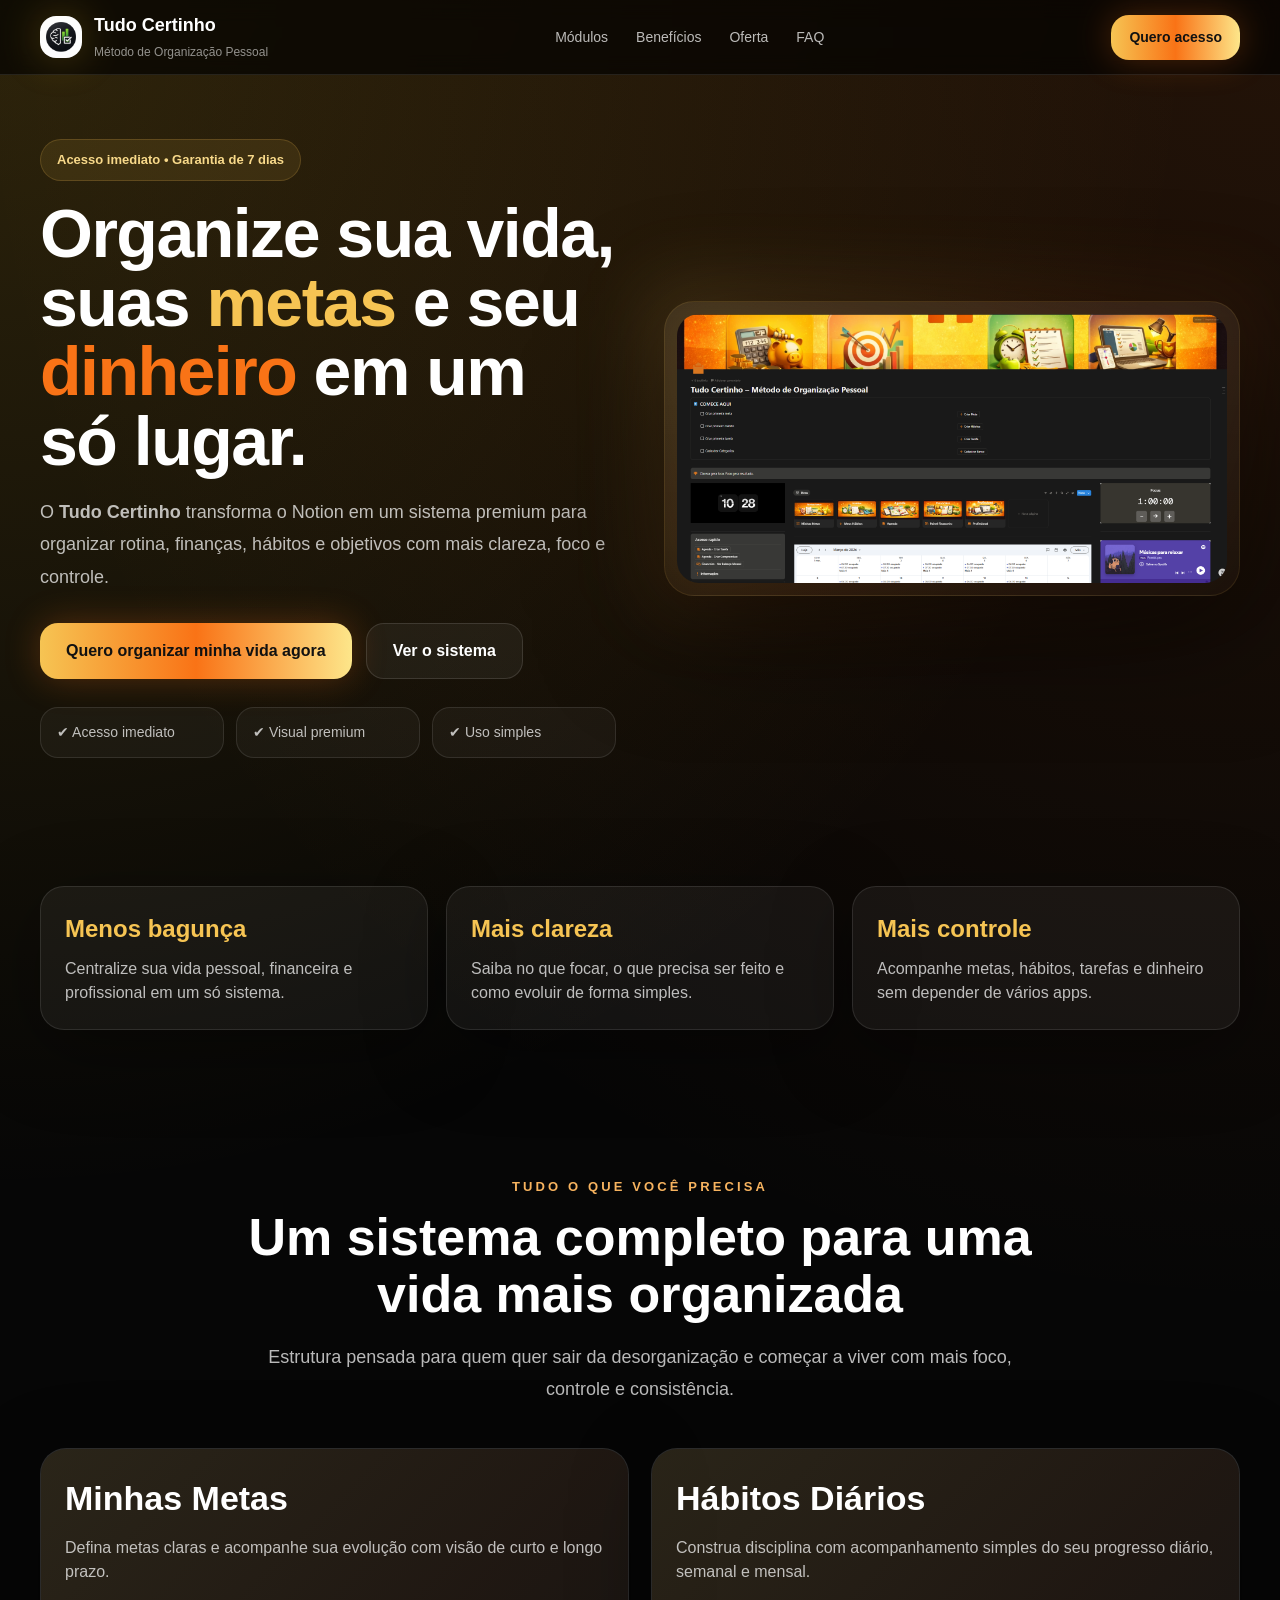
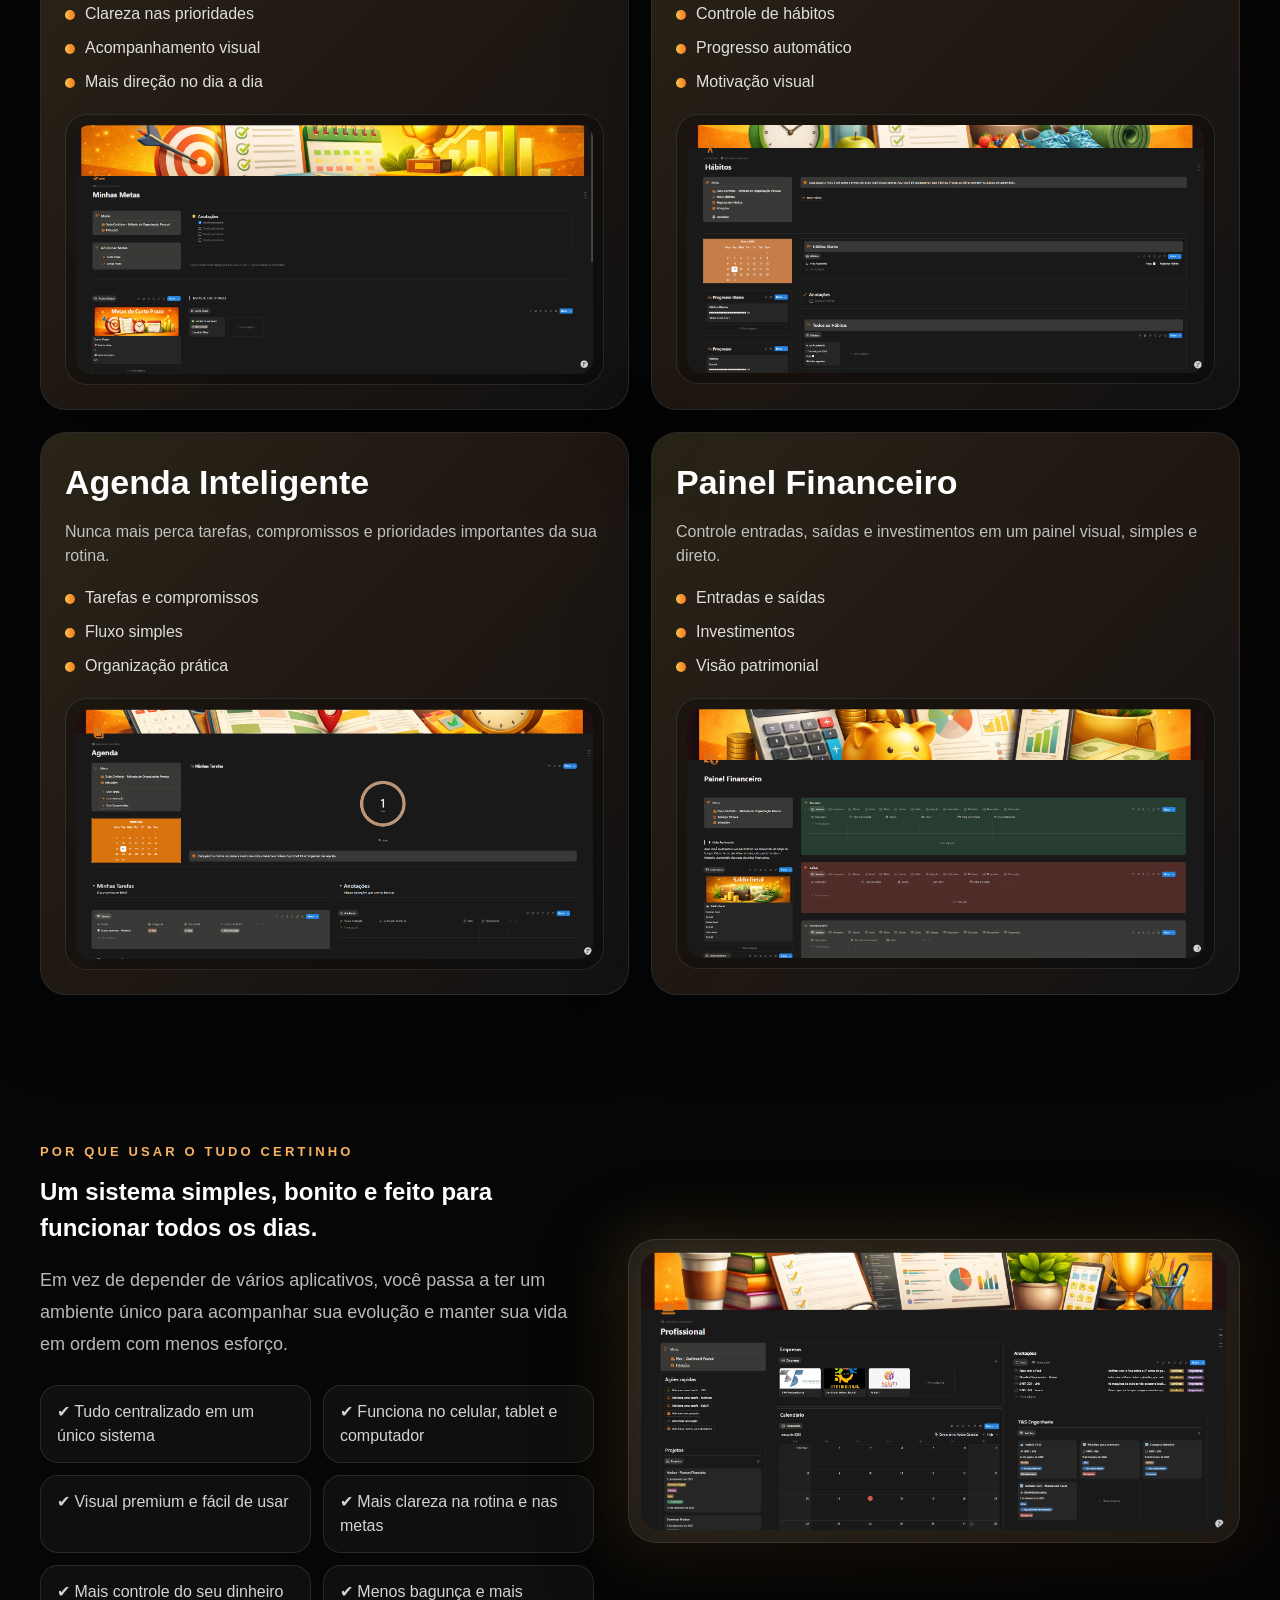
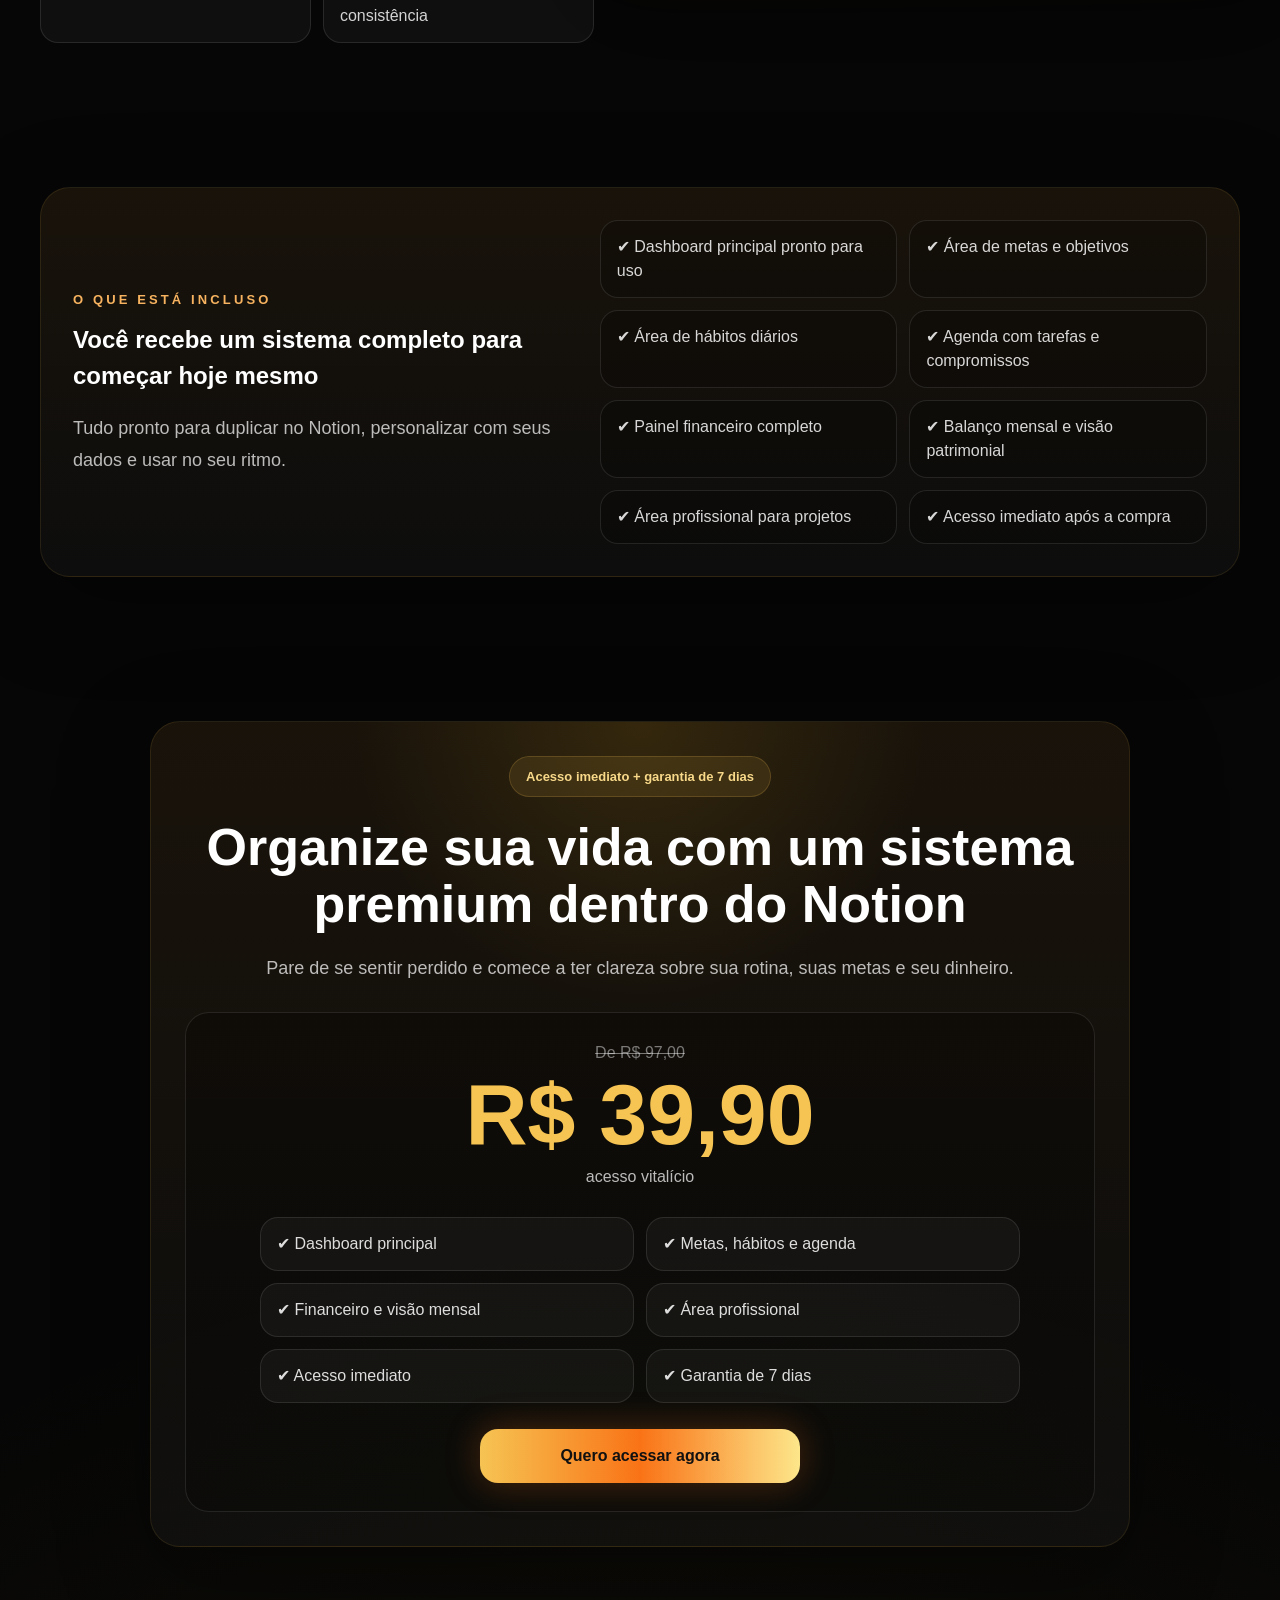
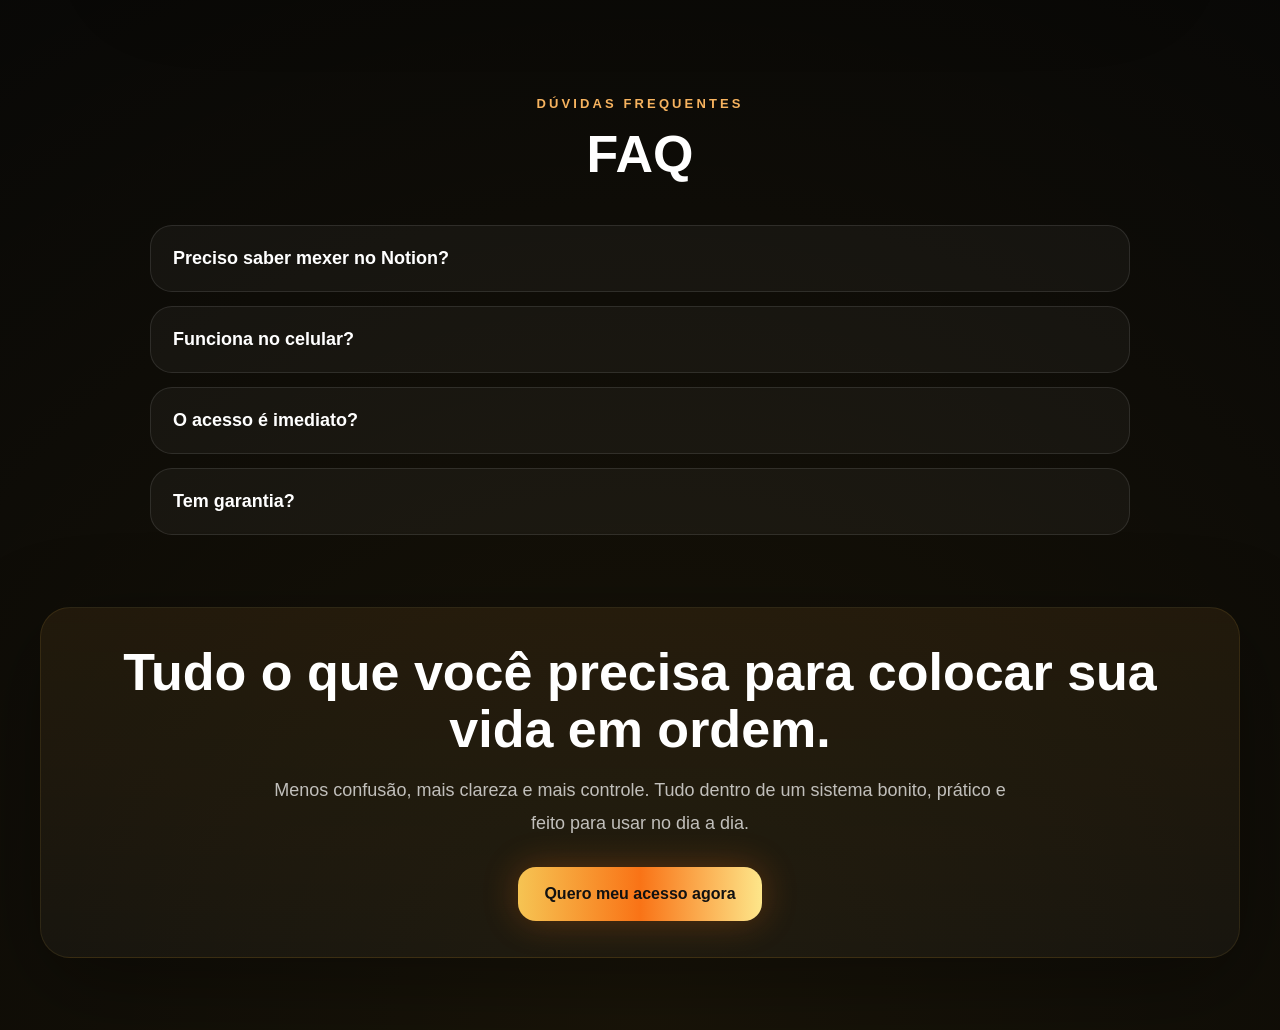
<file: index.html>
<!DOCTYPE html>
<html lang="pt-BR">
<head>
  <meta charset="UTF-8" />
  <meta name="viewport" content="width=device-width, initial-scale=1.0" />
  <title>Tudo Certinho | Método de Organização Pessoal</title>
  <meta
    name="description"
    content="Organize sua vida, metas e finanças em um só sistema dentro do Notion com o Tudo Certinho."
  />
  <style>
    :root {
      --bg: #060606;
      --bg-soft: rgba(255, 255, 255, 0.04);
      --bg-card: rgba(255, 255, 255, 0.05);
      --border: rgba(255, 255, 255, 0.10);
      --text: #ffffff;
      --muted: rgba(255, 255, 255, 0.72);
      --muted-2: rgba(255, 255, 255, 0.55);
      --gold: #f6c453;
      --orange: #f97316;
      --yellow: #fde68a;
      --shadow: 0 20px 80px rgba(0,0,0,0.35);
      --radius: 24px;
      --radius-sm: 18px;
      --max: 1200px;
    }

    * {
      box-sizing: border-box;
      margin: 0;
      padding: 0;
    }

    html {
      scroll-behavior: smooth;
    }

    body {
      font-family: Arial, Helvetica, sans-serif;
      background:
        radial-gradient(circle at top left, rgba(251,191,36,0.16), transparent 20%),
        radial-gradient(circle at top right, rgba(249,115,22,0.12), transparent 22%),
        radial-gradient(circle at bottom, rgba(251,191,36,0.08), transparent 24%),
        var(--bg);
      color: var(--text);
      line-height: 1.5;
    }

    img {
      max-width: 100%;
      display: block;
    }

    a {
      text-decoration: none;
      color: inherit;
    }

    .container {
      width: min(100% - 32px, var(--max));
      margin: 0 auto;
    }

    .section {
      padding: 72px 0;
    }

    .badge {
      display: inline-flex;
      align-items: center;
      gap: 8px;
      border: 1px solid rgba(246, 196, 83, 0.18);
      background: rgba(246, 196, 83, 0.10);
      color: #f8d98a;
      padding: 10px 16px;
      border-radius: 999px;
      font-size: 13px;
      font-weight: 600;
    }

    .btn {
      display: inline-flex;
      align-items: center;
      justify-content: center;
      padding: 15px 26px;
      border-radius: 18px;
      font-weight: 700;
      transition: 0.2s ease;
      cursor: pointer;
      border: none;
    }

    .btn:hover {
      transform: translateY(-1px);
    }

    .btn-primary {
      background: linear-gradient(90deg, var(--gold), var(--orange), var(--yellow));
      color: #111;
      box-shadow: 0 0 35px rgba(249,115,22,0.28);
    }

    .btn-secondary {
      background: rgba(255,255,255,0.05);
      border: 1px solid rgba(255,255,255,0.12);
      color: #fff;
    }

    .topbar {
      position: sticky;
      top: 0;
      z-index: 50;
      backdrop-filter: blur(10px);
      background: rgba(0,0,0,0.65);
      border-bottom: 1px solid var(--border);
    }

    .topbar-inner {
      min-height: 74px;
      display: flex;
      align-items: center;
      justify-content: space-between;
      gap: 20px;
    }

    .brand {
      display: flex;
      align-items: center;
      gap: 12px;
    }

    .brand-icon {
      width: 42px;
      height: 42px;
      border-radius: 16px;
      background: linear-gradient(135deg, var(--gold), var(--orange), var(--yellow));
      box-shadow: 0 0 40px rgba(251,191,36,0.25);
      flex-shrink: 0;
    }

    .brand-text strong {
      display: block;
      font-size: 18px;
    }

    .brand-text span {
      color: var(--muted-2);
      font-size: 12px;
    }

    .nav {
      display: flex;
      align-items: center;
      gap: 28px;
      color: var(--muted);
      font-size: 14px;
    }

    .nav a:hover {
      color: #fff;
    }

    .hero {
      padding: 64px 0 56px;
      position: relative;
      overflow: hidden;
    }

    .hero-grid {
      display: grid;
      grid-template-columns: 1fr 1fr;
      gap: 48px;
      align-items: center;
    }

    .hero h1 {
      font-size: clamp(38px, 7vw, 68px);
      line-height: 1.02;
      font-weight: 900;
      letter-spacing: -1.5px;
      margin-top: 18px;
    }

    .hero .highlight-1 { color: var(--gold); }
    .hero .highlight-2 { color: var(--orange); }

    .hero p {
      margin-top: 20px;
      max-width: 650px;
      color: var(--muted);
      font-size: 18px;
      line-height: 1.8;
    }

    .hero-actions {
      display: flex;
      gap: 14px;
      margin-top: 30px;
      flex-wrap: wrap;
    }

    .hero-proof {
      margin-top: 28px;
      display: grid;
      grid-template-columns: repeat(3, 1fr);
      gap: 12px;
    }

    .proof-item {
      background: var(--bg-soft);
      border: 1px solid var(--border);
      border-radius: 18px;
      padding: 14px 16px;
      color: var(--muted);
      font-size: 14px;
    }

    .hero-image-wrap {
      position: relative;
    }

    .hero-image-glow {
      position: absolute;
      inset: -18px;
      border-radius: 34px;
      background: linear-gradient(135deg, rgba(246,196,83,0.18), rgba(249,115,22,0.10), transparent);
      filter: blur(34px);
    }

    .hero-image {
      position: relative;
      border: 1px solid rgba(246, 196, 83, 0.10);
      background: linear-gradient(180deg, rgba(255,255,255,0.06), rgba(255,255,255,0.02));
      border-radius: 30px;
      padding: 12px;
      box-shadow: 0 30px 120px rgba(0,0,0,0.55);
    }

    .hero-image img {
      border-radius: 22px;
      width: 100%;
      object-fit: cover;
    }

    .mini-grid {
      display: grid;
      grid-template-columns: repeat(3, 1fr);
      gap: 18px;
    }

    .mini-card {
      background: var(--bg-card);
      border: 1px solid var(--border);
      border-radius: var(--radius);
      padding: 24px;
      box-shadow: var(--shadow);
    }

    .mini-card h3 {
      color: var(--gold);
      margin-bottom: 10px;
      font-size: 24px;
    }

    .mini-card p {
      color: var(--muted);
    }

    .section-head {
      text-align: center;
      margin-bottom: 42px;
    }

    .eyebrow {
      color: #f7b35f;
      letter-spacing: 0.24em;
      text-transform: uppercase;
      font-size: 13px;
      font-weight: 700;
      display: inline-block;
      margin-bottom: 12px;
    }

    .section-head h2 {
      font-size: clamp(30px, 5vw, 52px);
      line-height: 1.1;
      font-weight: 900;
      max-width: 900px;
      margin: 0 auto;
    }

    .section-head p {
      max-width: 760px;
      margin: 18px auto 0;
      color: var(--muted);
      font-size: 18px;
      line-height: 1.8;
    }

    .modules-grid {
      display: grid;
      grid-template-columns: repeat(2, 1fr);
      gap: 22px;
    }

    .module-card {
      position: relative;
      overflow: hidden;
      background: var(--bg-card);
      border: 1px solid var(--border);
      border-radius: 26px;
      padding: 24px;
      box-shadow: var(--shadow);
    }

    .module-card::before {
      content: "";
      position: absolute;
      inset: 0;
      opacity: 0.75;
      pointer-events: none;
      background: linear-gradient(135deg, rgba(246,196,83,0.14), rgba(249,115,22,0.08), transparent);
    }

    .module-card > * {
      position: relative;
      z-index: 1;
    }

    .module-card h3 {
      font-size: 34px;
      margin-bottom: 12px;
    }

    .module-card p {
      color: var(--muted);
      margin-bottom: 18px;
    }

    .check-list {
      display: grid;
      gap: 10px;
      margin-bottom: 20px;
    }

    .check-item {
      display: flex;
      align-items: flex-start;
      gap: 10px;
      color: rgba(255,255,255,0.86);
    }

    .check-dot {
      width: 10px;
      height: 10px;
      margin-top: 8px;
      border-radius: 999px;
      background: linear-gradient(90deg, var(--gold), var(--orange));
      flex-shrink: 0;
    }

    .module-shot {
      border: 1px solid var(--border);
      background: rgba(0,0,0,0.25);
      border-radius: 22px;
      padding: 10px;
    }

    .module-shot img {
      border-radius: 14px;
      width: 100%;
    }

    .benefits-grid {
      display: grid;
      grid-template-columns: 0.95fr 1.05fr;
      gap: 34px;
      align-items: center;
    }

    .benefit-boxes {
      display: grid;
      grid-template-columns: repeat(2, 1fr);
      gap: 12px;
      margin-top: 24px;
    }

    .benefit-pill {
      background: var(--bg-soft);
      border: 1px solid var(--border);
      padding: 14px 16px;
      border-radius: 18px;
      color: rgba(255,255,255,0.82);
    }

    .image-card {
      position: relative;
    }

    .image-card::before {
      content: "";
      position: absolute;
      inset: -12px;
      border-radius: 34px;
      background: linear-gradient(135deg, rgba(246,196,83,0.15), rgba(249,115,22,0.08));
      filter: blur(30px);
      z-index: 0;
    }

    .image-card .inner {
      position: relative;
      z-index: 1;
      background: var(--bg-card);
      border: 1px solid var(--border);
      padding: 12px;
      border-radius: 28px;
      box-shadow: 0 20px 90px rgba(0,0,0,0.45);
    }

    .image-card img {
      border-radius: 18px;
      width: 100%;
    }

    .includes-wrap,
    .offer-wrap,
    .cta-wrap {
      background: linear-gradient(180deg, rgba(255,173,65,0.08), rgba(255,255,255,0.03));
      border: 1px solid rgba(246,196,83,0.10);
      border-radius: 30px;
      box-shadow: 0 25px 90px rgba(0,0,0,0.35);
    }

    .includes-wrap {
      padding: 32px;
    }

    .includes-grid {
      display: grid;
      grid-template-columns: 0.9fr 1.1fr;
      gap: 30px;
      align-items: center;
    }

    .include-list {
      display: grid;
      grid-template-columns: repeat(2, 1fr);
      gap: 12px;
    }

    .include-item {
      background: rgba(0,0,0,0.20);
      border: 1px solid var(--border);
      border-radius: 18px;
      padding: 14px 16px;
      color: rgba(255,255,255,0.84);
    }

    .offer-wrap {
      max-width: 980px;
      margin: 0 auto;
      padding: 34px;
      text-align: center;
      position: relative;
      overflow: hidden;
    }

    .offer-wrap::before {
      content: "";
      position: absolute;
      inset: 0;
      background: radial-gradient(circle at top, rgba(251,191,36,0.12), transparent 30%);
      pointer-events: none;
    }

    .offer-wrap > * {
      position: relative;
      z-index: 1;
    }

    .offer-card {
      margin-top: 28px;
      background: rgba(0,0,0,0.25);
      border: 1px solid var(--border);
      border-radius: 24px;
      padding: 28px;
    }

    .old-price {
      color: rgba(255,255,255,0.45);
      text-decoration: line-through;
      margin-bottom: 6px;
    }

    .price {
      font-size: clamp(46px, 8vw, 86px);
      color: var(--gold);
      font-weight: 900;
      line-height: 1;
    }

    .price-note {
      margin-top: 8px;
      color: var(--muted);
    }

    .offer-list {
      display: grid;
      grid-template-columns: repeat(2, 1fr);
      gap: 12px;
      text-align: left;
      max-width: 760px;
      margin: 28px auto 0;
    }

    .offer-list div {
      background: var(--bg-soft);
      border: 1px solid var(--border);
      border-radius: 18px;
      padding: 14px 16px;
      color: rgba(255,255,255,0.86);
    }

    .offer-card .btn {
      margin-top: 26px;
      min-width: 320px;
    }

    .small-note {
      margin-top: 12px;
      font-size: 13px;
      color: rgba(255,255,255,0.5);
    }

    .faq-list {
      display: grid;
      gap: 14px;
      max-width: 980px;
      margin: 0 auto;
    }

    .faq-item {
      background: var(--bg-soft);
      border: 1px solid var(--border);
      border-radius: 22px;
      overflow: hidden;
    }

    .faq-question {
      width: 100%;
      padding: 22px 22px;
      background: transparent;
      color: #fff;
      border: none;
      text-align: left;
      font-size: 18px;
      font-weight: 700;
      cursor: pointer;
    }

    .faq-answer {
      max-height: 0;
      overflow: hidden;
      transition: max-height 0.25s ease;
    }

    .faq-answer p {
      padding: 0 22px 22px;
      color: var(--muted);
      line-height: 1.8;
    }

    .faq-item.active .faq-answer {
      max-height: 240px;
    }

    .cta-wrap {
      padding: 36px 28px;
      text-align: center;
    }

    .cta-wrap h2 {
      font-size: clamp(30px, 5vw, 52px);
      line-height: 1.1;
      font-weight: 900;
    }

    .cta-wrap p {
      max-width: 760px;
      margin: 16px auto 0;
      color: var(--muted);
      font-size: 18px;
      line-height: 1.8;
    }

    .cta-wrap .btn {
      margin-top: 28px;
    }

    @media (max-width: 1024px) {
      .hero-grid,
      .benefits-grid,
      .includes-grid {
        grid-template-columns: 1fr;
      }

      .modules-grid,
      .mini-grid,
      .hero-proof,
      .offer-list,
      .include-list {
        grid-template-columns: 1fr 1fr;
      }

      .nav {
        display: none;
      }
    }

    @media (max-width: 700px) {
      .section {
        padding: 58px 0;
      }

      .hero {
        padding: 42px 0 24px;
      }

      .hero-grid,
      .modules-grid,
      .mini-grid,
      .hero-proof,
      .offer-list,
      .include-list,
      .benefit-boxes {
        grid-template-columns: 1fr;
      }

      .topbar-inner {
        min-height: 68px;
      }

      .brand-text strong {
        font-size: 16px;
      }

      .brand-text span {
        font-size: 11px;
      }

      .btn {
        width: 100%;
      }

      .hero-actions {
        flex-direction: column;
      }

      .offer-card .btn {
        min-width: 100%;
      }

      .module-card h3 {
        font-size: 28px;
      }

      .includes-wrap,
      .offer-wrap,
      .cta-wrap {
        padding: 24px;
      }
    }
  </style>
</head>
<body>
  <header class="topbar">
    <div class="container topbar-inner">
      <div class="brand">
        <img src="logo.png" class="brand-icon" alt="#">
        <div class="brand-text">
          <strong>Tudo Certinho</strong>
          <span>Método de Organização Pessoal</span>
        </div>
      </div>

      <nav class="nav">
        <a href="#modulos">Módulos</a>
        <a href="#beneficios">Benefícios</a>
        <a href="#oferta">Oferta</a>
        <a href="#faq">FAQ</a>
      </nav>

      <a href="https://pay.kiwify.com.br/DFjL4y9" class="btn btn-primary" style="padding: 12px 18px; font-size: 14px;">Quero acesso</a>
    </div>
  </header>

  <section class="hero">
    <div class="container hero-grid">
      <div>
        <span class="badge">Acesso imediato • Garantia de 7 dias</span>

        <h1>
          Organize sua vida, suas <span class="highlight-1">metas</span> e seu
          <span class="highlight-2">dinheiro</span> em um só lugar.
        </h1>

        <p>
          O <strong>Tudo Certinho</strong> transforma o Notion em um sistema premium
          para organizar rotina, finanças, hábitos e objetivos com mais clareza,
          foco e controle.
        </p>

        <div class="hero-actions">
          <a href="#oferta" class="btn btn-primary">Quero organizar minha vida agora</a>
          <a href="#modulos" class="btn btn-secondary">Ver o sistema</a>
        </div>

        <div class="hero-proof">
          <div class="proof-item">✔ Acesso imediato</div>
          <div class="proof-item">✔ Visual premium</div>
          <div class="proof-item">✔ Uso simples</div>
        </div>
      </div>

      <div class="hero-image-wrap">
        <div class="hero-image-glow"></div>
        <div class="hero-image">
          <img src="home.png" alt="Preview principal do sistema Tudo Certinho">
        </div>
      </div>
    </div>
  </section>

  <section class="section">
    <div class="container mini-grid">
      <div class="mini-card">
        <h3>Menos bagunça</h3>
        <p>Centralize sua vida pessoal, financeira e profissional em um só sistema.</p>
      </div>
      <div class="mini-card">
        <h3>Mais clareza</h3>
        <p>Saiba no que focar, o que precisa ser feito e como evoluir de forma simples.</p>
      </div>
      <div class="mini-card">
        <h3>Mais controle</h3>
        <p>Acompanhe metas, hábitos, tarefas e dinheiro sem depender de vários apps.</p>
      </div>
    </div>
  </section>

  <section class="section" id="modulos">
    <div class="container">
      <div class="section-head">
        <span class="eyebrow">Tudo o que você precisa</span>
        <h2>Um sistema completo para uma vida mais organizada</h2>
        <p>
          Estrutura pensada para quem quer sair da desorganização e começar a viver
          com mais foco, controle e consistência.
        </p>
      </div>

      <div class="modules-grid">
        <article class="module-card">
          <h3>Minhas Metas</h3>
          <p>Defina metas claras e acompanhe sua evolução com visão de curto e longo prazo.</p>
          <div class="check-list">
            <div class="check-item"><span class="check-dot"></span><span>Clareza nas prioridades</span></div>
            <div class="check-item"><span class="check-dot"></span><span>Acompanhamento visual</span></div>
            <div class="check-item"><span class="check-dot"></span><span>Mais direção no dia a dia</span></div>
          </div>
          <div class="module-shot">
            <img src="minhasmetas.png" alt="Módulo de metas">
          </div>
        </article>

        <article class="module-card">
          <h3>Hábitos Diários</h3>
          <p>Construa disciplina com acompanhamento simples do seu progresso diário, semanal e mensal.</p>
          <div class="check-list">
            <div class="check-item"><span class="check-dot"></span><span>Controle de hábitos</span></div>
            <div class="check-item"><span class="check-dot"></span><span>Progresso automático</span></div>
            <div class="check-item"><span class="check-dot"></span><span>Motivação visual</span></div>
          </div>
          <div class="module-shot">
            <img src="habitos.png" alt="Módulo de hábitos">
          </div>
        </article>

        <article class="module-card">
          <h3>Agenda Inteligente</h3>
          <p>Nunca mais perca tarefas, compromissos e prioridades importantes da sua rotina.</p>
          <div class="check-list">
            <div class="check-item"><span class="check-dot"></span><span>Tarefas e compromissos</span></div>
            <div class="check-item"><span class="check-dot"></span><span>Fluxo simples</span></div>
            <div class="check-item"><span class="check-dot"></span><span>Organização prática</span></div>
          </div>
          <div class="module-shot">
            <img src="agenda.png" alt="Módulo de agenda">
          </div>
        </article>

        <article class="module-card">
          <h3>Painel Financeiro</h3>
          <p>Controle entradas, saídas e investimentos em um painel visual, simples e direto.</p>
          <div class="check-list">
            <div class="check-item"><span class="check-dot"></span><span>Entradas e saídas</span></div>
            <div class="check-item"><span class="check-dot"></span><span>Investimentos</span></div>
            <div class="check-item"><span class="check-dot"></span><span>Visão patrimonial</span></div>
          </div>
          <div class="module-shot">
            <img src="financeiro.png" alt="Módulo financeiro">
          </div>
        </article>
      </div>
    </div>
  </section>

  <section class="section" id="beneficios">
    <div class="container benefits-grid">
      <div>
        <span class="eyebrow">Por que usar o Tudo Certinho</span>
        <h2 style="text-align:left; margin:0;">Um sistema simples, bonito e feito para funcionar todos os dias.</h2>
        <p style="margin-top:18px; color:var(--muted); font-size:18px; line-height:1.8;">
          Em vez de depender de vários aplicativos, você passa a ter um ambiente único
          para acompanhar sua evolução e manter sua vida em ordem com menos esforço.
        </p>

        <div class="benefit-boxes">
          <div class="benefit-pill">✔ Tudo centralizado em um único sistema</div>
          <div class="benefit-pill">✔ Funciona no celular, tablet e computador</div>
          <div class="benefit-pill">✔ Visual premium e fácil de usar</div>
          <div class="benefit-pill">✔ Mais clareza na rotina e nas metas</div>
          <div class="benefit-pill">✔ Mais controle do seu dinheiro</div>
          <div class="benefit-pill">✔ Menos bagunça e mais consistência</div>
        </div>
      </div>

      <div class="image-card">
        <div class="inner">
          <img src="profissional.png" alt="Área profissional do sistema">
        </div>
      </div>
    </div>
  </section>

  <section class="section">
    <div class="container">
      <div class="includes-wrap">
        <div class="includes-grid">
          <div>
            <span class="eyebrow">O que está incluso</span>
            <h2 style="text-align:left; margin:0;">Você recebe um sistema completo para começar hoje mesmo</h2>
            <p style="margin-top:18px; color:var(--muted); font-size:18px; line-height:1.8;">
              Tudo pronto para duplicar no Notion, personalizar com seus dados e usar no seu ritmo.
            </p>
          </div>

          <div class="include-list">
            <div class="include-item">✔ Dashboard principal pronto para uso</div>
            <div class="include-item">✔ Área de metas e objetivos</div>
            <div class="include-item">✔ Área de hábitos diários</div>
            <div class="include-item">✔ Agenda com tarefas e compromissos</div>
            <div class="include-item">✔ Painel financeiro completo</div>
            <div class="include-item">✔ Balanço mensal e visão patrimonial</div>
            <div class="include-item">✔ Área profissional para projetos</div>
            <div class="include-item">✔ Acesso imediato após a compra</div>
          </div>
        </div>
      </div>
    </div>
  </section>

  <section class="section" id="oferta">
    <div class="container">
      <div class="offer-wrap">
        <span class="badge">Acesso imediato + garantia de 7 dias</span>

        <div class="section-head" style="margin: 22px 0 0;">
          <h2>Organize sua vida com um sistema premium dentro do Notion</h2>
          <p>
            Pare de se sentir perdido e comece a ter clareza sobre sua rotina,
            suas metas e seu dinheiro.
          </p>
        </div>

        <div class="offer-card">
          <div class="old-price">De R$ 97,00</div>
          <div class="price">R$ 39,90</div>
          <div class="price-note">acesso vitalício</div>

          <div class="offer-list">
            <div>✔ Dashboard principal</div>
            <div>✔ Metas, hábitos e agenda</div>
            <div>✔ Financeiro e visão mensal</div>
            <div>✔ Área profissional</div>
            <div>✔ Acesso imediato</div>
            <div>✔ Garantia de 7 dias</div>
          </div>

          <a id="checkout-btn" href="#" class="btn btn-primary">Quero acessar agora</a>
          
        </div>
      </div>
    </div>
  </section>

  <section class="section" id="faq">
    <div class="container">
      <div class="section-head">
        <span class="eyebrow">Dúvidas frequentes</span>
        <h2>FAQ</h2>
      </div>

      <div class="faq-list">
        <div class="faq-item">
          <button class="faq-question">Preciso saber mexer no Notion?</button>
          <div class="faq-answer">
            <p>Não. O sistema já vai pronto para uso. Você só precisa duplicar e começar a personalizar com seus dados.</p>
          </div>
        </div>

        <div class="faq-item">
          <button class="faq-question">Funciona no celular?</button>
          <div class="faq-answer">
            <p>Sim. Você pode usar no celular, tablet e computador.</p>
          </div>
        </div>

        <div class="faq-item">
          <button class="faq-question">O acesso é imediato?</button>
          <div class="faq-answer">
            <p>Sim. Após a confirmação do pagamento, você recebe o acesso imediatamente.</p>
          </div>
        </div>

        <div class="faq-item">
          <button class="faq-question">Tem garantia?</button>
          <div class="faq-answer">
            <p>Sim. Você pode trabalhar com garantia de 7 dias para reduzir objeção e aumentar a conversão.</p>
          </div>
        </div>
      </div>
    </div>
  </section>

  <section class="section" style="padding-top: 0;">
    <div class="container">
      <div class="cta-wrap">
        <h2>Tudo o que você precisa para colocar sua vida em ordem.</h2>
        <p>
          Menos confusão, mais clareza e mais controle. Tudo dentro de um sistema bonito,
          prático e feito para usar no dia a dia.
        </p>
        <a href="#oferta" class="btn btn-primary">Quero meu acesso agora</a>
      </div>
    </div>
  </section>

  <script>
    const faqItems = document.querySelectorAll('.faq-item');

    faqItems.forEach((item) => {
      const btn = item.querySelector('.faq-question');
      btn.addEventListener('click', () => {
        const isActive = item.classList.contains('active');

        faqItems.forEach((faq) => faq.classList.remove('active'));
        if (!isActive) item.classList.add('active');
      });
    });

    
    const checkoutLink = 'https://pay.kiwify.com.br/DFjL4y9';
    document.getElementById('checkout-btn').setAttribute('href', checkoutLink);
  </script>
</body>
</html>
</file>
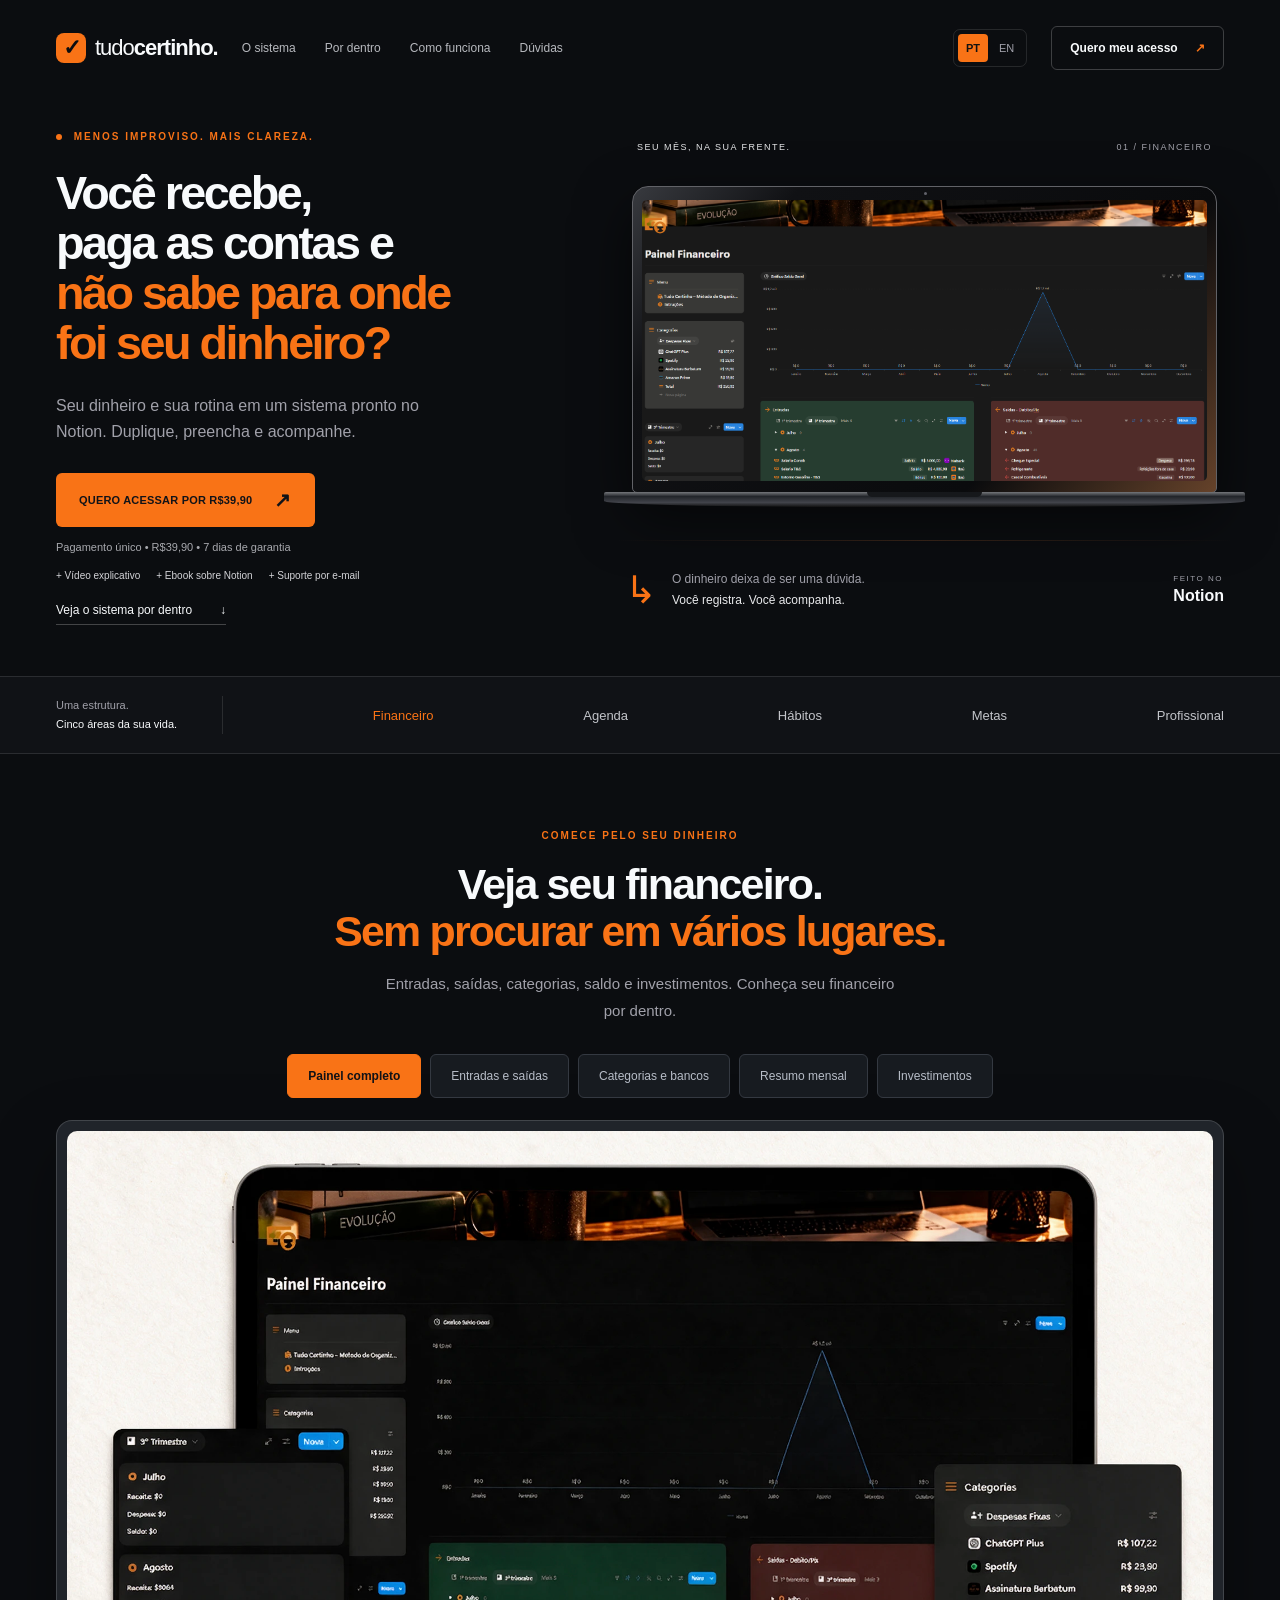
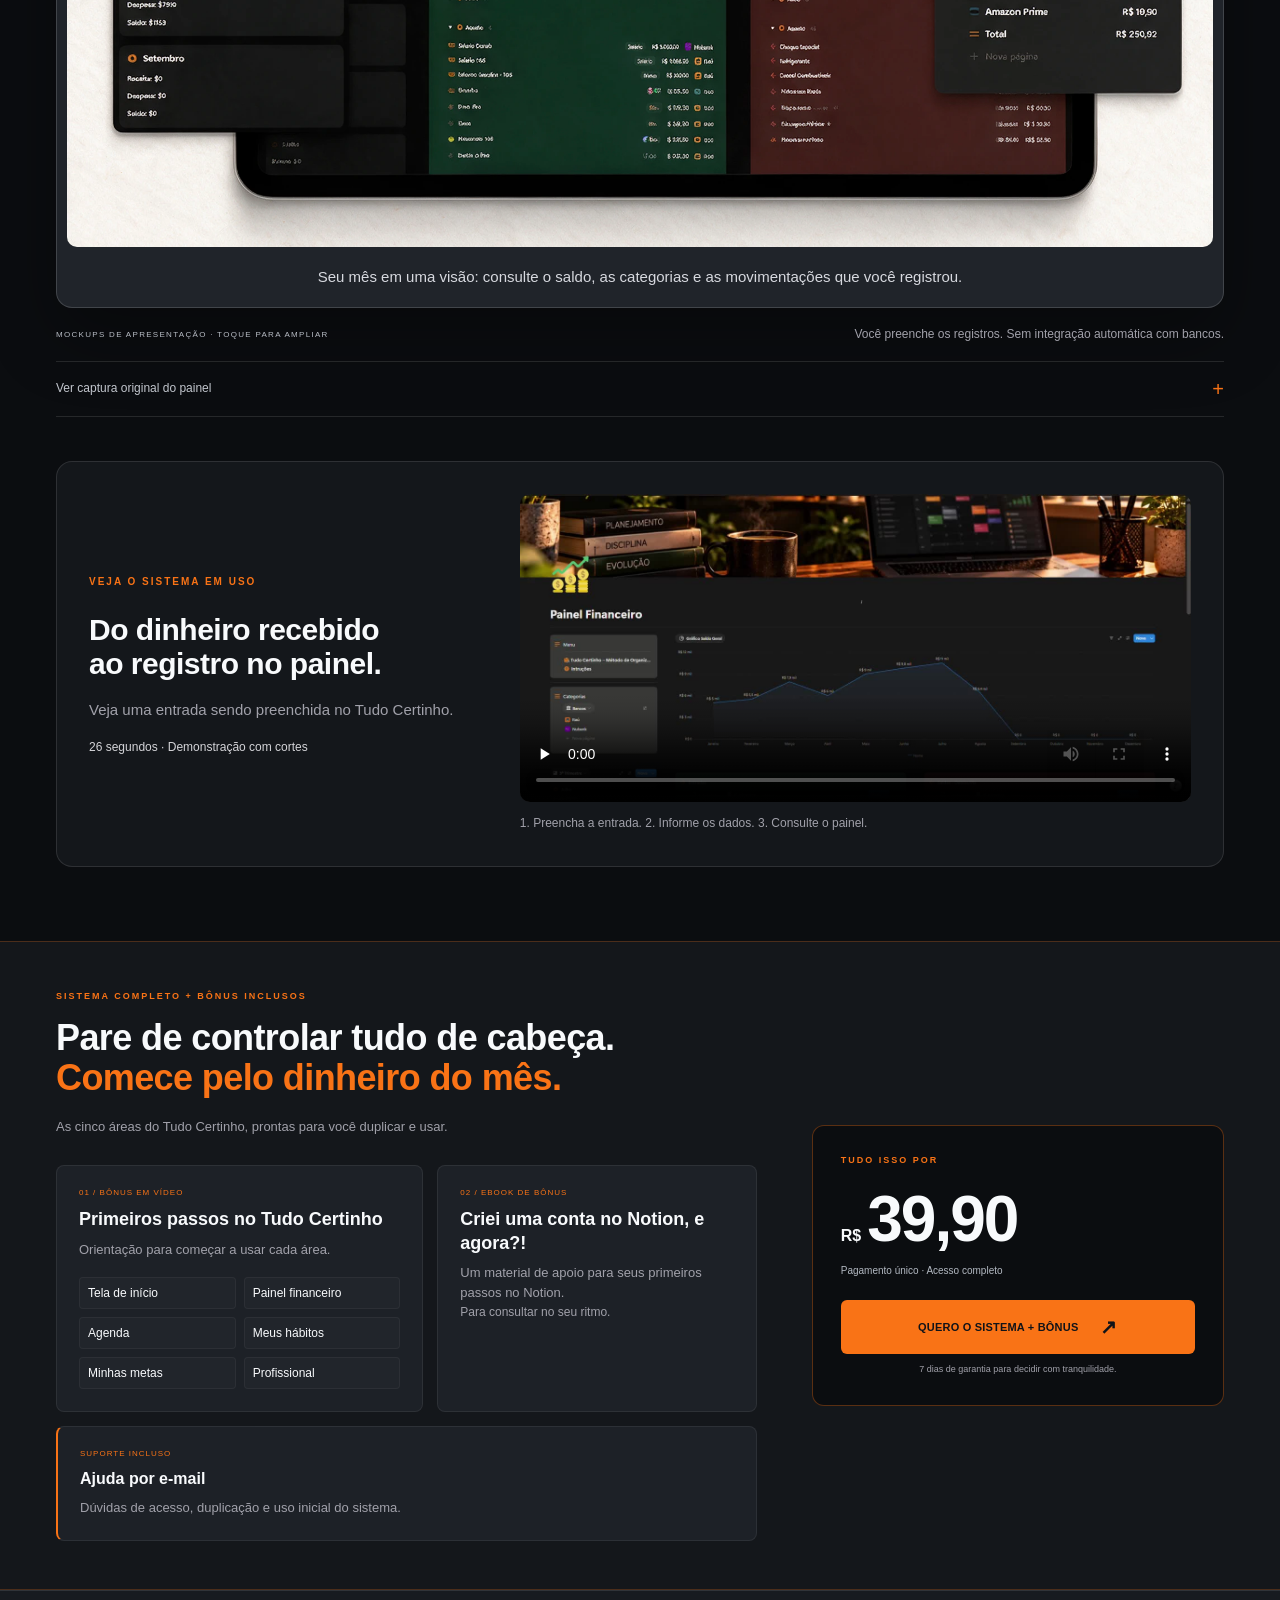
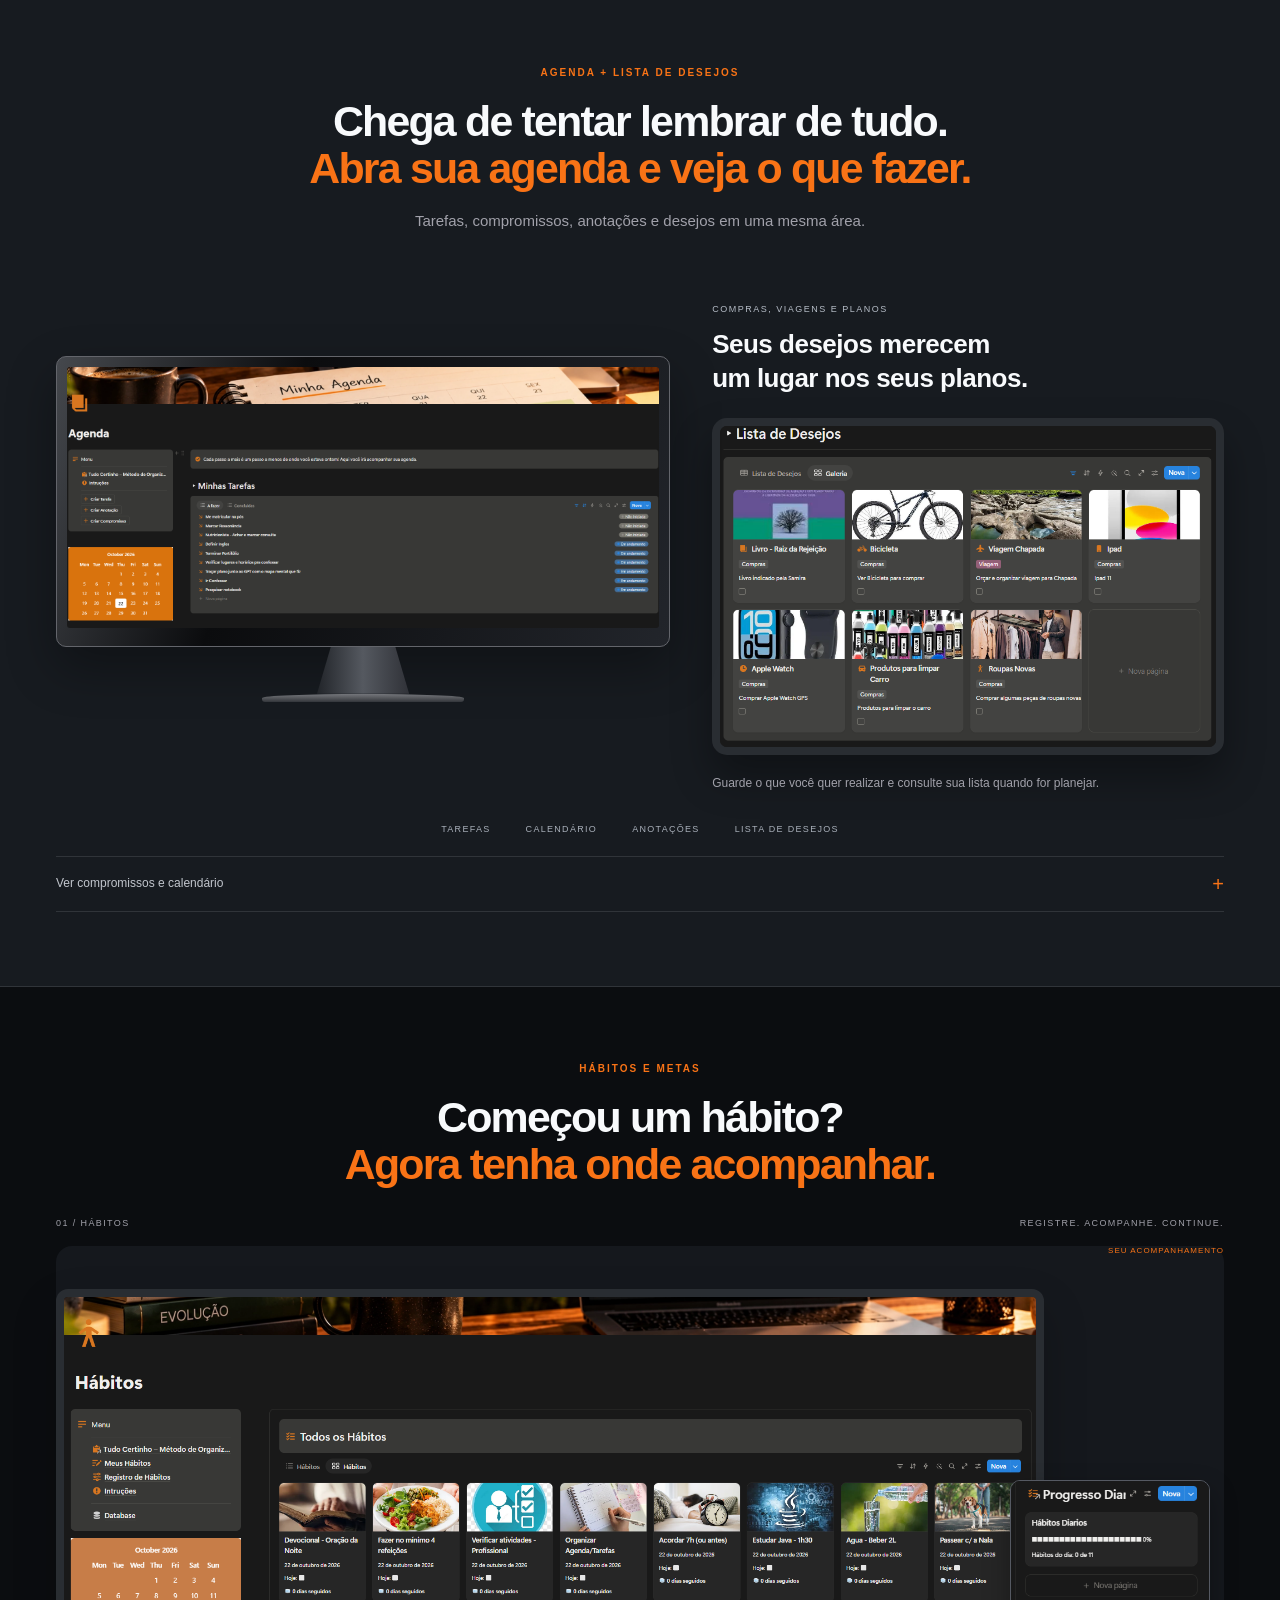
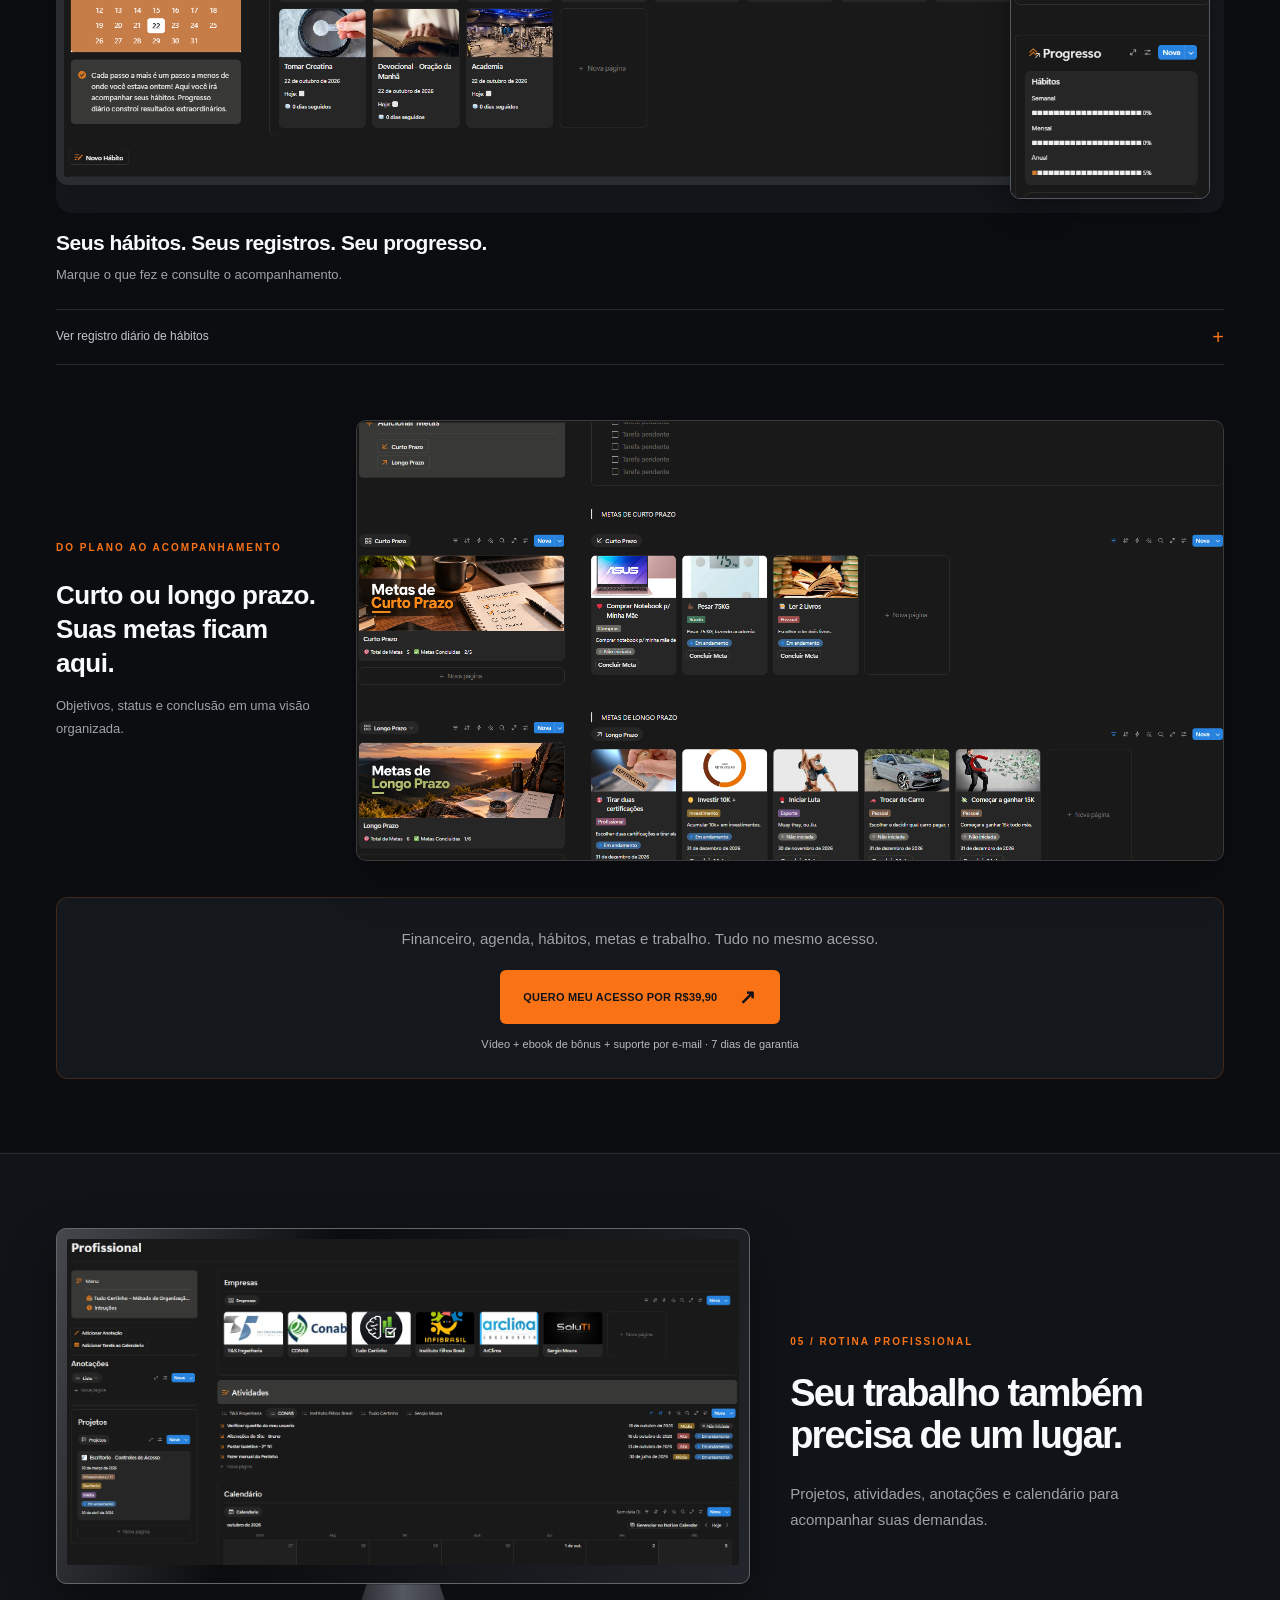
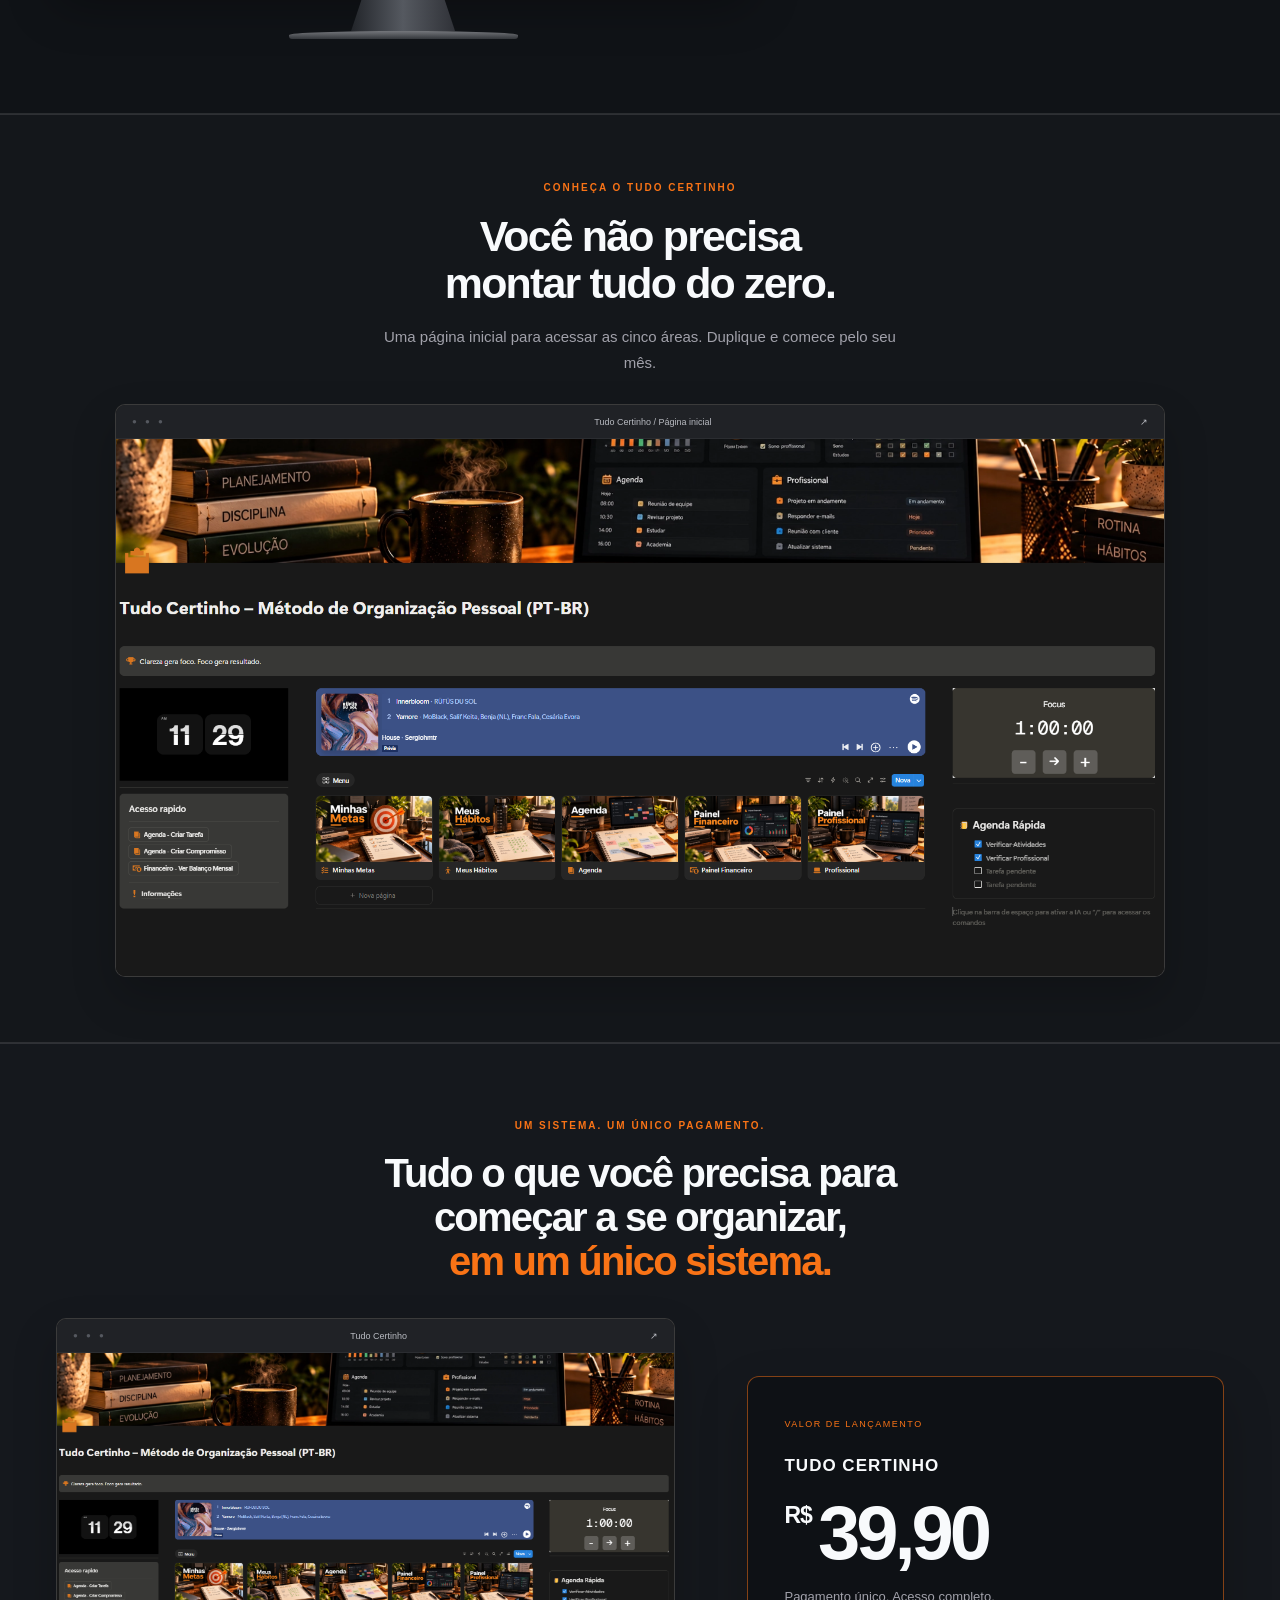
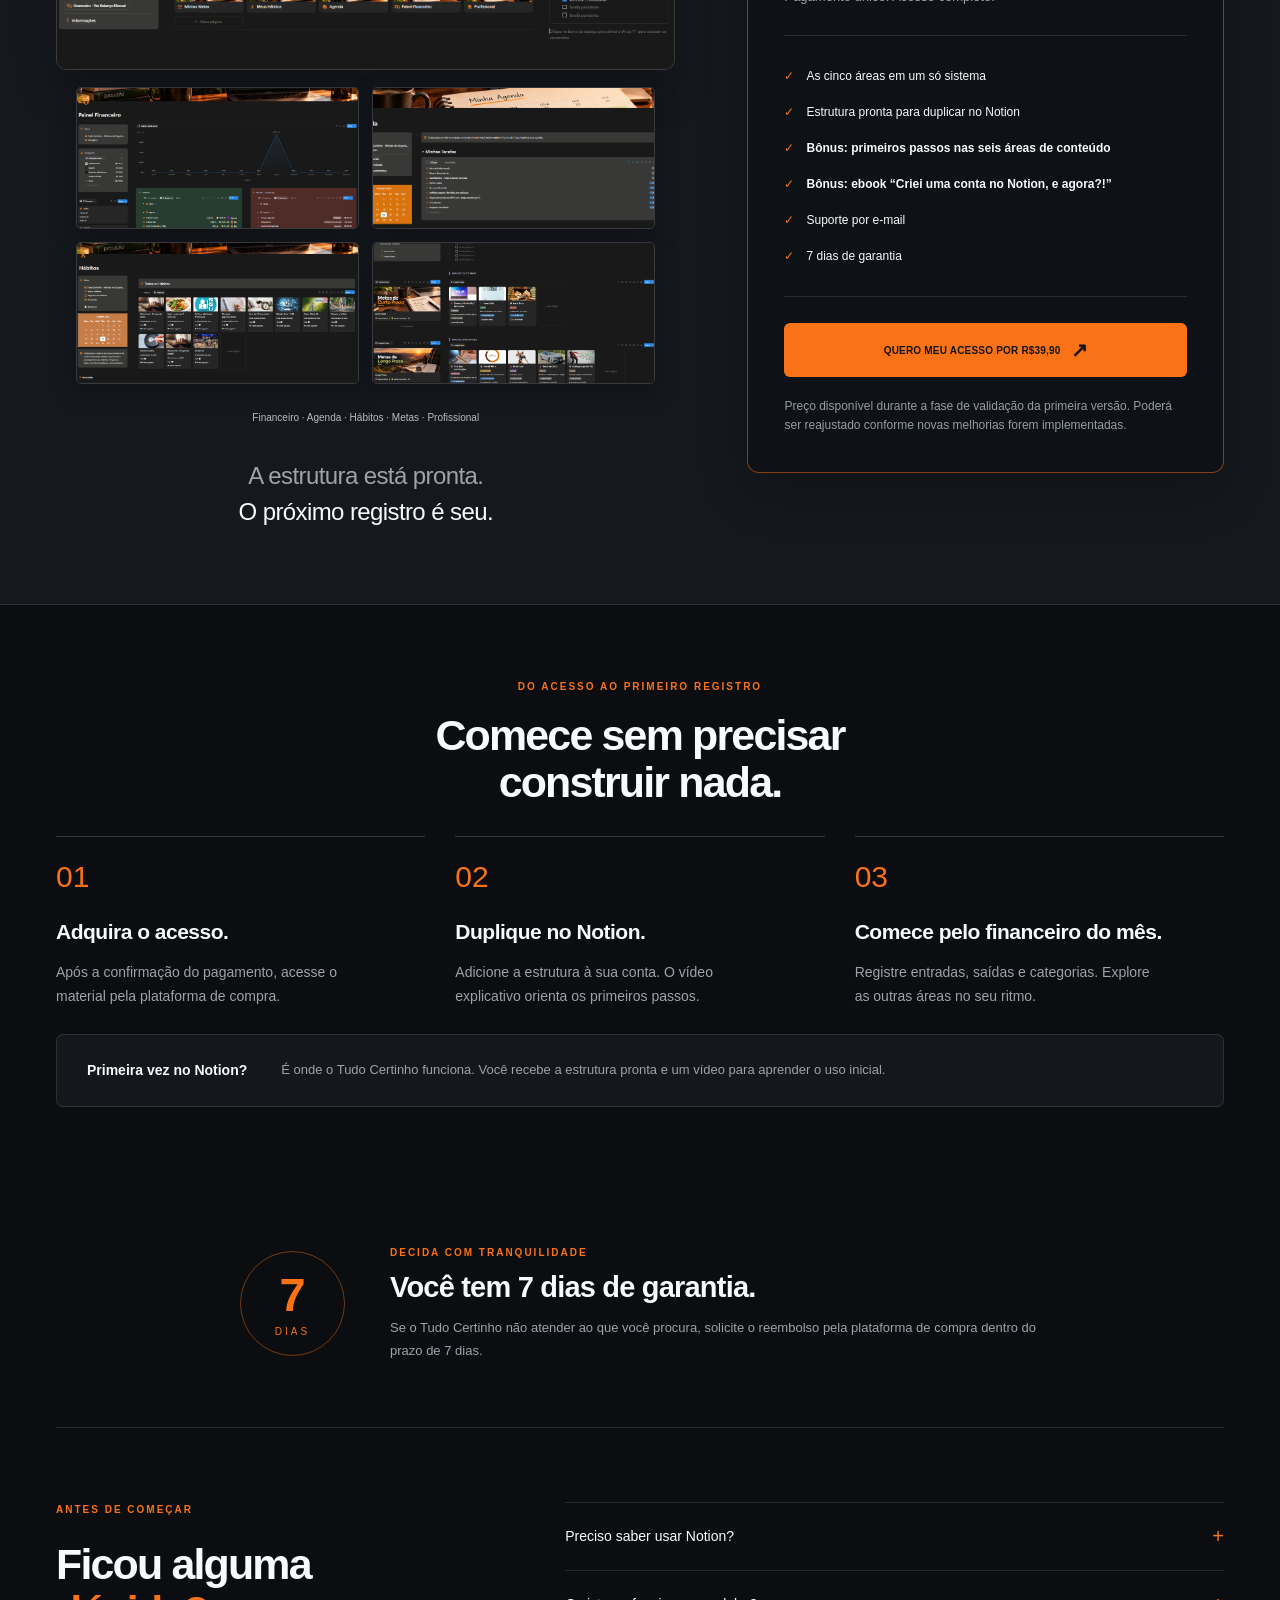
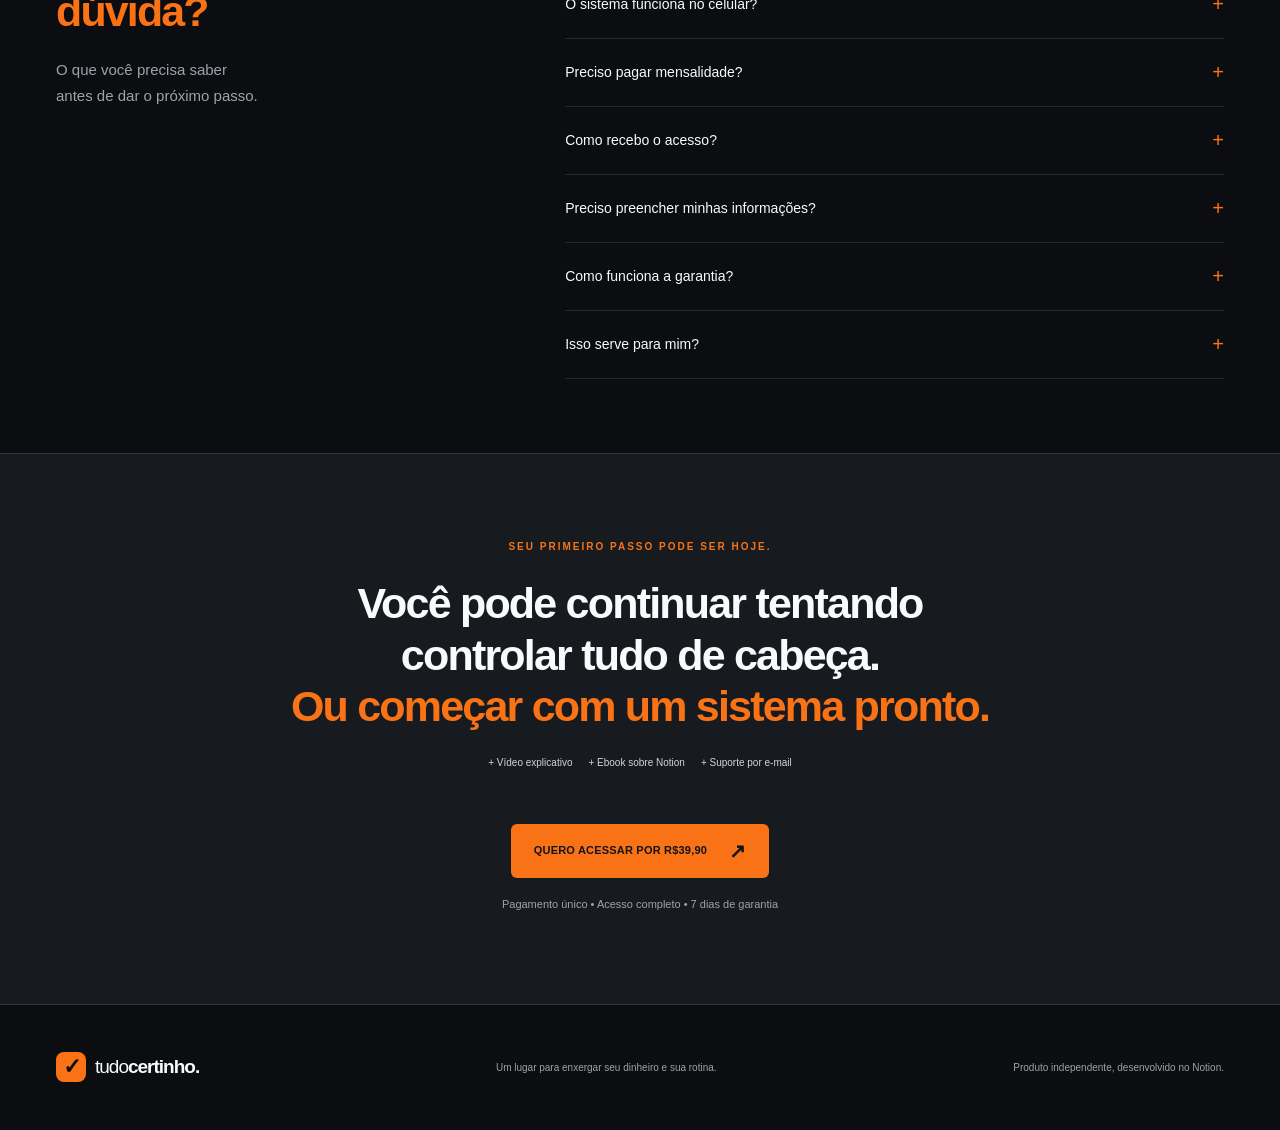
<file: public/index.html>
<!DOCTYPE html>

<html lang="pt-BR"><head><meta charset="utf-8"/><meta content="width=device-width,initial-scale=1" name="viewport"/><meta content="Sistema pronto no Notion para centralizar finanças, agenda, hábitos, metas e rotina profissional. Acesso por R$39,90 em pagamento único." name="description"/><title>Tudo Certinho — Seu dinheiro e sua rotina no mesmo lugar</title><link href="style.css" rel="stylesheet"/>
<!-- Meta Pixel Code | Tudo Certinho -->
<script>
!function(f,b,e,v,n,t,s)
{if(f.fbq)return;n=f.fbq=function(){n.callMethod?
n.callMethod.apply(n,arguments):n.queue.push(arguments)};
if(!f._fbq)f._fbq=n;n.push=n;n.loaded=!0;n.version='2.0';
n.queue=[];t=b.createElement(e);t.async=!0;
t.src=v;s=b.getElementsByTagName(e)[0];
s.parentNode.insertBefore(t,s)}(window, document,'script',
'https://connect.facebook.net/en_US/fbevents.js');
fbq('init', '2688159314935191');
fbq('track', 'PageView');
</script>
<!-- End Meta Pixel Code -->
</head><body>
<noscript><img height="1" width="1" style="display:none" alt="" src="https://www.facebook.com/tr?id=2688159314935191&amp;ev=PageView&amp;noscript=1"/></noscript>


<header class="wrap"><a class="brand" href="#inicio"><span class="brand-mark">✓</span> tudo<span>certinho.</span></a><nav aria-label="Principal"><a href="#produto">O sistema</a><a href="#financeiro">Por dentro</a><a href="#como-funciona">Como funciona</a><a href="#duvidas">Dúvidas</a></nav><div aria-label="Idioma" class="language-switch" role="group"><button aria-pressed="true" data-lang="pt" type="button">PT</button><button aria-pressed="false" data-lang="en" type="button">EN</button></div><a class="nav-cta" href="https://pay.kiwify.com.br/DFjL4y9" rel="noopener noreferrer" target="_blank">Quero meu acesso <span>↗</span></a></header>
<main><section class="hero wrap" id="inicio"><div class="hero-copy"><span class="eyebrow"><i></i> MENOS IMPROVISO. MAIS CLAREZA.</span><h1>Você recebe, <br/>paga as contas e <br/><em>não sabe para onde <br/>foi seu dinheiro?</em></h1><p>Seu dinheiro e sua rotina em um sistema pronto no Notion. Duplique, preencha e acompanhe.</p><a class="btn" href="https://pay.kiwify.com.br/DFjL4y9" rel="noopener noreferrer" target="_blank">QUERO ACESSAR POR R$39,90 <span>↗</span></a><small>Pagamento único • R$39,90 • 7 dias de garantia</small><div class="bonus-inline"><span>+ Vídeo explicativo</span><span>+ Ebook sobre Notion</span><span>+ Suporte por e-mail</span></div><a class="text-link" href="#financeiro">Veja o sistema por dentro <span>↓</span></a></div><div class="hero-visual"><div class="visual-meta"><span>SEU MÊS, NA SUA FRENTE.</span><span>01 / FINANCEIRO</span></div><div class="laptop"><div class="camera"></div><button aria-label="Ampliar painel financeiro" class="screen zoom" data-image="assets/financeiro.png"><img alt="Captura real do painel financeiro do Tudo Certinho" src="assets/financeiro.png"/></button><div class="laptop-base"></div></div><div class="desk-line"></div><div class="visual-caption"><span class="caption-mark">↳</span><p>O dinheiro deixa de ser uma dúvida. <br/><strong>Você registra. Você acompanha.</strong></p><span class="mini-label">FEITO NO <br/><b>Notion</b></span></div></div></section><div class="areas"><div class="wrap"><span>Uma estrutura. <br/><b>Cinco áreas da sua vida.</b></span><a href="#financeiro">Financeiro</a><a href="#rotina">Agenda</a><a href="#habitos">Hábitos</a><a href="#habitos">Metas</a><a href="#profissional">Profissional</a></div></div><section class="section wrap finance v2-finance" id="financeiro"><div class="section-heading centered"><span class="eyebrow">COMECE PELO SEU DINHEIRO</span><h2>Veja seu financeiro.<br/><em>Sem procurar em vários lugares.</em></h2><p>Entradas, saídas, categorias, saldo e investimentos. Conheça seu financeiro por dentro.</p></div><div aria-label="Telas do financeiro" class="finance-tabs" role="tablist"><button aria-controls="panel-geral" aria-selected="true" data-panel="geral" id="tab-geral" role="tab" tabindex="0">Painel completo</button><button aria-controls="panel-movimentos" aria-selected="false" data-panel="movimentos" id="tab-movimentos" role="tab" tabindex="-1">Entradas e saídas</button><button aria-controls="panel-categorias" aria-selected="false" data-panel="categorias" id="tab-categorias" role="tab" tabindex="-1">Categorias e bancos</button><button aria-controls="panel-resumo" aria-selected="false" data-panel="resumo" id="tab-resumo" role="tab" tabindex="-1">Resumo mensal</button><button aria-controls="panel-investimentos" aria-selected="false" data-panel="investimentos" id="tab-investimentos" role="tab" tabindex="-1">Investimentos</button></div><div class="finance-stage"><div aria-labelledby="tab-geral" id="panel-geral" role="tabpanel"><button aria-label="Ampliar mockup" class="zoom editorial-mockup mockup-geral" data-image="assets/mockup-geral.webp"><img alt="Mockup de apresentação do financeiro" loading="eager" src="assets/mockup-geral.webp"/></button><p class="panel-benefit">Seu mês em uma visão: consulte o saldo, as categorias e as movimentações que você registrou.</p></div><div aria-labelledby="tab-movimentos" hidden="" id="panel-movimentos" role="tabpanel"><button aria-label="Ampliar mockup" class="zoom editorial-mockup mockup-movimentos" data-image="assets/mockup-movimentos.webp"><img alt="Mockup de apresentação do financeiro" loading="eager" src="assets/mockup-movimentos.webp"/></button><p class="panel-benefit">Registre o que recebeu e o que pagou. Consulte os lançamentos sem depender da memória.</p></div><div aria-labelledby="tab-categorias" hidden="" id="panel-categorias" role="tabpanel"><button aria-label="Ampliar mockup" class="zoom editorial-mockup mockup-categorias" data-image="assets/mockup-categorias.webp"><img alt="Mockup de apresentação do financeiro" loading="eager" src="assets/mockup-categorias.webp"/></button><p class="panel-benefit">Separe despesas, bancos e fontes de renda para encontrar cada registro com mais facilidade.</p></div><div aria-labelledby="tab-resumo" hidden="" id="panel-resumo" role="tabpanel"><button aria-label="Ampliar mockup" class="zoom editorial-mockup mockup-resumo" data-image="assets/mockup-resumo.webp"><img alt="Mockup de apresentação do financeiro" loading="eager" src="assets/mockup-resumo.webp"/></button><p class="panel-benefit">Consulte receitas, despesas e saldo por mês para entender o período que está acompanhando.</p></div><div aria-labelledby="tab-investimentos" hidden="" id="panel-investimentos" role="tabpanel"><button aria-label="Ampliar mockup" class="zoom editorial-mockup mockup-investimentos" data-image="assets/mockup-investimentos.webp"><img alt="Mockup de apresentação do financeiro" loading="eager" src="assets/mockup-investimentos.webp"/></button><p class="panel-benefit">Mantenha seus registros de investimentos junto das demais informações financeiras.</p></div></div><div class="gallery-foot"><span>MOCKUPS DE APRESENTAÇÃO · TOQUE PARA AMPLIAR</span><p>Você preenche os registros. Sem integração automática com bancos.</p></div><details class="extra-screen original-view"><summary>Ver captura original do painel</summary><button aria-label="Ampliar painel financeiro" class="zoom" data-image="assets/financeiro.png"><img alt="Captura real do painel financeiro do Tudo Certinho" loading="lazy" src="assets/financeiro.png"/></button></details><div class="demo-block" id="demonstracao"><div class="demo-copy"><span class="eyebrow">VEJA O SISTEMA EM USO</span><h3>Do dinheiro recebido<br/>ao registro no painel.</h3><p>Veja uma entrada sendo preenchida no Tudo Certinho.</p><span class="demo-duration">26 segundos · Demonstração com cortes</span></div><div class="demo-player"><video aria-label="Demonstração de uma entrada no painel financeiro" controls="" playsinline="" poster="assets/demo-poster.jpg" preload="none"><source media="(max-width: 700px)" src="assets/demo-financeiro-mobile.mp4" type="video/mp4"/><source src="assets/demo-financeiro.mp4" type="video/mp4"/></video><p>1. Preencha a entrada. 2. Informe os dados. 3. Consulte o painel.</p></div></div></section><section class="early-offer" id="oferta-inicial"><div class="wrap early-inner"><div class="early-pitch"><span class="eyebrow">SISTEMA COMPLETO + BÔNUS INCLUSOS</span><h2>Pare de controlar tudo de cabeça.<br/><em>Comece pelo dinheiro do mês.</em></h2><p>As cinco áreas do Tudo Certinho, prontas para você duplicar e usar.</p><div class="bonus-cards"><div class="lesson-bonus"><span>01 / BÔNUS EM VÍDEO</span><strong>Primeiros passos no Tudo Certinho</strong><p>Orientação para começar a usar cada área.</p><ul class="lesson-list"><li>Tela de início</li><li>Painel financeiro</li><li>Agenda</li><li>Meus hábitos</li><li>Minhas metas</li><li>Profissional</li></ul></div><div class="ebook-bonus"><span>02 / EBOOK DE BÔNUS</span><strong>Criei uma conta no Notion, e agora?!</strong><p>Um material de apoio para seus primeiros passos no Notion.</p><small>Para consultar no seu ritmo.</small></div><div class="support-bonus"><span>SUPORTE INCLUSO</span><strong>Ajuda por e-mail</strong><p>Dúvidas de acesso, duplicação e uso inicial do sistema.</p></div></div></div><div class="early-deal"><span class="eyebrow">TUDO ISSO POR</span><div class="early-price"><strong><small>R$</small>39,90</strong><span>Pagamento único · Acesso completo</span></div><a class="btn" href="https://pay.kiwify.com.br/DFjL4y9" rel="noopener noreferrer" target="_blank">QUERO O SISTEMA + BÔNUS <span>↗</span></a><p>7 dias de garantia para decidir com tranquilidade.</p></div></div></section><section class="section routine-section" id="rotina"><div class="wrap"><div class="section-heading centered"><span class="eyebrow">AGENDA + LISTA DE DESEJOS</span><h2>Chega de tentar lembrar de tudo.<br/><em>Abra sua agenda e veja o que fazer.</em></h2><p>Tarefas, compromissos, anotações e desejos em uma mesma área.</p></div><div class="agenda-showcase"><div class="agenda-main"><div class="monitor"><button aria-label="Ampliar: Agenda com tarefas" class="zoom" data-image="assets/agenda.png"><img alt="Agenda com tarefas" loading="lazy" src="assets/agenda.png"/></button></div><div class="monitor-neck"></div><div class="monitor-foot"></div></div><div class="wish-shot"><span class="shot-label">COMPRAS, VIAGENS E PLANOS</span><h3>Seus desejos merecem<br/>um lugar nos seus planos.</h3><div class="window"><button aria-label="Ampliar: Lista de desejos: compras, viagens e planos" class="zoom" data-image="assets/desejos.png"><img alt="Lista de desejos: compras, viagens e planos" loading="lazy" src="assets/desejos.png"/></button></div><p class="wish-caption">Guarde o que você quer realizar e consulte sua lista quando for planejar.</p></div></div><div class="agenda-bottom"><span>TAREFAS</span><span>CALENDÁRIO</span><span>ANOTAÇÕES</span><span>LISTA DE DESEJOS</span></div><details class="extra-screen"><summary>Ver compromissos e calendário</summary><button aria-label="Ampliar: Compromissos, anotações e calendário" class="zoom" data-image="assets/agenda-detalhes.png"><img alt="Compromissos, anotações e calendário" loading="lazy" src="assets/agenda-detalhes.png"/></button></details></div></section><section class="section wrap" id="habitos"><div class="section-heading centered"><span class="eyebrow">HÁBITOS E METAS</span><h2>Começou um hábito?<br/><em>Agora tenha onde acompanhar.</em></h2></div><div class="showcase-caption"><span>01 / HÁBITOS</span><span>REGISTRE. ACOMPANHE. CONTINUE.</span></div><div class="habit-showcase"><div class="window"><button aria-label="Ampliar: Galeria real de hábitos" class="zoom" data-image="assets/habitos.png"><img alt="Galeria real de hábitos" loading="lazy" src="assets/habitos.png"/></button></div><span class="progress-label">SEU ACOMPANHAMENTO</span><div class="progress-float"><button aria-label="Ampliar: Acompanhamento diário, semanal, mensal e anual" class="zoom" data-image="assets/habitos-progresso.png"><img alt="Acompanhamento diário, semanal, mensal e anual" loading="lazy" src="assets/habitos-progresso.png"/></button></div></div><div class="image-caption"><h3>Seus hábitos. Seus registros. Seu progresso.</h3><p>Marque o que fez e consulte o acompanhamento.</p></div><details class="extra-screen"><summary>Ver registro diário de hábitos</summary><button aria-label="Ampliar: Lista de hábitos diários e anotações" class="zoom" data-image="assets/habitos-registros.png"><img alt="Lista de hábitos diários e anotações" loading="lazy" src="assets/habitos-registros.png"/></button></details><div class="goals-showcase"><div class="goals-copy"><span class="eyebrow">DO PLANO AO ACOMPANHAMENTO</span><h3>Curto ou longo prazo.<br/>Suas metas ficam aqui.</h3><p>Objetivos, status e conclusão em uma visão organizada.</p></div><div class="window"><button aria-label="Ampliar: Metas de curto e longo prazo" class="zoom" data-image="assets/metas.png"><img alt="Metas de curto e longo prazo" loading="lazy" src="assets/metas.png"/></button></div></div><div class="module-cta"><p>Financeiro, agenda, hábitos, metas e trabalho. Tudo no mesmo acesso.</p><a class="btn" href="https://pay.kiwify.com.br/DFjL4y9" rel="noopener noreferrer" target="_blank">QUERO MEU ACESSO POR R$39,90 <span>↗</span></a><small>Vídeo + ebook de bônus + suporte por e-mail · 7 dias de garantia</small></div></section><section class="section professional-section" id="profissional"><div class="wrap split"><div class="professional-scene"><div class="monitor"><button aria-label="Ampliar painel profissional" class="zoom professional-img" data-image="assets/profissional.png"><img alt="Painel profissional real com projetos, atividades e calendário" loading="lazy" src="assets/profissional.png"/></button></div><div class="monitor-neck"></div><div class="monitor-foot"></div></div><div class="feature-copy"><span class="eyebrow">05 / ROTINA PROFISSIONAL</span><h2>Seu trabalho também <br/>precisa de um lugar.</h2><p>Projetos, atividades, anotações e calendário para acompanhar suas demandas.</p><div class="feature-line"><b>Menos demandas soltas.</b><span>Mais contexto quando você abrir o dia.</span></div></div></div></section><section class="section product-section" id="produto"><div class="wrap"><div class="section-heading centered"><span class="eyebrow">CONHEÇA O TUDO CERTINHO</span><h2>Você não precisa <br/>montar tudo do zero.</h2><p>Uma página inicial para acessar as cinco áreas. Duplique e comece pelo seu mês.</p></div><div class="window home-window"><div class="window-bar"><span class="dots">● ● ●</span><span>Tudo Certinho / Página inicial</span><span>↗</span></div><button aria-label="Ampliar página inicial" class="zoom home-image" data-image="assets/home.png"><img alt="Página inicial real com atalhos para as cinco áreas do Tudo Certinho" loading="lazy" src="assets/home.png"/></button></div></div></section><section class="section offer-section" id="oferta"><div class="wrap"><div class="section-heading centered"><span class="eyebrow">UM SISTEMA. UM ÚNICO PAGAMENTO.</span><h2>Tudo o que você precisa para <br/>começar a se organizar, <br/><em>em um único sistema.</em></h2></div><div class="offer-layout"><div class="bundle"><div class="window bundle-main"><div class="window-bar"><span class="dots">● ● ●</span><span>Tudo Certinho</span><span>↗</span></div><button aria-label="Ampliar página inicial do pacote" class="zoom home-image" data-image="assets/home.png"><img alt="Página inicial do pacote completo" loading="lazy" src="assets/home.png"/></button></div><div class="bundle-grid"><img alt="Financeiro incluído" loading="lazy" src="assets/financeiro.png"/><img alt="Agenda incluída" loading="lazy" src="assets/agenda.png"/><img alt="Hábitos incluídos" loading="lazy" src="assets/habitos.png"/><img alt="Metas incluídas" loading="lazy" src="assets/metas.png"/></div><p class="bundle-caption">Financeiro · Agenda · Hábitos · Metas · Profissional</p><p class="bundle-note">A estrutura está pronta. <br/><strong>O próximo registro é seu.</strong></p></div><div class="offer-card"><span class="offer-tag">VALOR DE LANÇAMENTO</span><h3>TUDO CERTINHO</h3><div class="price"><span>R$</span>39,90</div><p class="price-note">Pagamento único. Acesso completo.</p><ul class="included"><li>As cinco áreas em um só sistema</li><li>Estrutura pronta para duplicar no Notion</li><li><b>Bônus: primeiros passos nas seis áreas de conteúdo</b></li><li><b>Bônus: ebook “Criei uma conta no Notion, e agora?!”</b></li><li>Suporte por e-mail</li><li>7 dias de garantia</li></ul><a class="btn" href="https://pay.kiwify.com.br/DFjL4y9" rel="noopener noreferrer" target="_blank">QUERO MEU ACESSO POR R$39,90 <span>↗</span></a><p class="offer-fine">Preço disponível durante a fase de validação da primeira versão. Poderá ser reajustado conforme novas melhorias forem implementadas.</p></div></div></div></section><section class="section wrap" id="como-funciona"><div class="section-heading centered"><span class="eyebrow">DO ACESSO AO PRIMEIRO REGISTRO</span><h2>Comece sem precisar <br/>construir nada.</h2></div><div class="steps"><article><span>01</span><h3>Adquira o acesso.</h3><p>Após a confirmação do pagamento, acesse o material pela plataforma de compra.</p></article><article><span>02</span><h3>Duplique no Notion.</h3><p>Adicione a estrutura à sua conta. O vídeo explicativo orienta os primeiros passos.</p></article><article><span>03</span><h3>Comece pelo financeiro do mês.</h3><p>Registre entradas, saídas e categorias. Explore as outras áreas no seu ritmo.</p></article></div><div class="notion-note"><b>Primeira vez no Notion?</b><p>É onde o Tudo Certinho funciona. Você recebe a estrutura pronta e um vídeo para aprender o uso inicial.</p></div></section><section class="guarantee wrap" id="garantia"><div class="seal"><strong>7</strong><span>DIAS</span></div><div><span class="eyebrow">DECIDA COM TRANQUILIDADE</span><h2>Você tem 7 dias de garantia.</h2><p>Se o Tudo Certinho não atender ao que você procura, solicite o reembolso pela plataforma de compra dentro do prazo de 7 dias.</p></div></section><section class="section wrap faq" id="duvidas"><div><span class="eyebrow">ANTES DE COMEÇAR</span><h2>Ficou alguma <br/><em>dúvida?</em></h2><p>O que você precisa saber <br/>antes de dar o próximo passo.</p></div><div class="questions"><details><summary>Preciso saber usar Notion?</summary><p>Você não precisa construir o sistema. A estrutura já está pronta para duplicar, e o vídeo explicativo ajuda no uso inicial. Você precisará aprender os passos básicos e preencher seus registros.</p></details><details><summary>O sistema funciona no celular?</summary><p>Você pode acessar o sistema pelo Notion no celular e no computador. As capturas desta página são da versão desktop; a disposição dos elementos muda no celular.</p></details><details><summary>Preciso pagar mensalidade?</summary><p>O Tudo Certinho custa R$39,90 em pagamento único, sem mensalidade do produto. Ele é uma estrutura utilizada dentro da sua própria conta do Notion.</p></details><details><summary>Como recebo o acesso?</summary><p>Após a confirmação do pagamento, acesse a plataforma de compra para receber o sistema, o vídeo explicativo e o ebook de bônus. Você também conta com suporte por e-mail.</p></details><details><summary>Preciso preencher minhas informações?</summary><p>Sim. Você registra suas informações manualmente. Não há integração automática com bancos nem importação de extratos. O sistema não oferece consultoria financeira ou recomendações de investimento.</p></details><details><summary>Como funciona a garantia?</summary><p>Você tem 7 dias de garantia para solicitar o reembolso pela plataforma de compra caso o produto não atenda ao que procura.</p></details><details><summary>Isso serve para mim?</summary><p>É para quem quer registrar e acompanhar dinheiro e rotina no Notion, sem montar um sistema do zero. Você precisa preencher suas informações. Se procura sincronização com bancos ou organização automática, este produto não oferece isso.</p></details></div></section><section class="final-cta"><div class="wrap"><span class="eyebrow">SEU PRIMEIRO PASSO PODE SER HOJE.</span><h2>Você pode continuar tentando <br/>controlar tudo de cabeça. <br/><em>Ou começar com um sistema pronto.</em></h2><div class="bonus-inline"><span>+ Vídeo explicativo</span><span>+ Ebook sobre Notion</span><span>+ Suporte por e-mail</span></div><a class="btn" href="https://pay.kiwify.com.br/DFjL4y9" rel="noopener noreferrer" target="_blank">QUERO ACESSAR POR R$39,90 <span>↗</span></a><p>Pagamento único • Acesso completo • 7 dias de garantia</p></div></section></main><footer class="wrap"><a class="brand" href="#inicio"><span class="brand-mark">✓</span> tudo<span>certinho.</span></a><p>Um lugar para enxergar seu dinheiro e sua rotina.</p><small>Produto independente, desenvolvido no Notion.</small></footer>
<dialog id="lightbox"><button aria-label="Fechar imagem" class="close">Fechar ×</button><div class="image-scroll"><img alt="Captura ampliada do Tudo Certinho"/></div><p>Use a rolagem para explorar a imagem em tamanho maior.</p></dialog><div class="mobile-buy"><span><b>R$39,90</b><small>Vídeo + ebook + suporte por e-mail</small></span><a class="btn" href="https://pay.kiwify.com.br/DFjL4y9" rel="noopener noreferrer" target="_blank">QUERO ACESSO + BÔNUS <span>↗</span></a></div><script src="app.js"></script></body></html>
</file>
<file: public/style.css>
:root{--bg:#0b0d10;--panel:#14171b;--surface:#20242a;--orange:#f97316;--white:#f8fafc;--muted:#a1a1aa;--line:#ffffff1c;color-scheme:dark}*{box-sizing:border-box}html{scroll-behavior:smooth;scroll-padding-top:24px}body{margin:0;background:var(--bg);color:var(--white);font-family:Arial,Helvetica,sans-serif;-webkit-font-smoothing:antialiased}button,a{-webkit-tap-highlight-color:transparent}a{color:inherit;text-decoration:none}button{font:inherit;color:inherit;cursor:pointer}img{display:block;width:100%}button:focus-visible,a:focus-visible,summary:focus-visible{outline:3px solid var(--orange);outline-offset:5px}.wrap{max-width:1280px;margin:auto;width:calc(100% - 112px)}.review-banner{padding:10px 28px;background:#191c20;border-bottom:1px solid var(--line);font-size:10px;font-weight:700;letter-spacing:1.3px;display:flex;align-items:center;justify-content:center;gap:24px;color:#c8cbd0}.review-banner span{font-weight:400;letter-spacing:0}.review-banner a{color:var(--orange)}header{height:96px;display:flex;align-items:center;justify-content:space-between;gap:24px}.brand{display:flex;align-items:center;font-size:22px;font-weight:400;letter-spacing:-1px;white-space:nowrap}.brand>span:last-child{font-weight:800}.brand-mark{display:inline-grid;place-items:center;width:30px;height:30px;background:var(--orange);color:var(--bg);border-radius:8px;margin-right:9px;font-size:22px;font-weight:900}nav{display:flex;gap:29px;font-size:12px;color:#b7b9be}nav a:hover{color:var(--white)}.nav-cta{border:1px solid #ffffff35;border-radius:6px;padding:14px 18px;font-size:12px;font-weight:700}.nav-cta span{color:var(--orange);margin-left:14px}.eyebrow{display:block;color:var(--orange);font-size:10px;line-height:1.5;font-weight:700;letter-spacing:2px;margin-bottom:24px}.eyebrow i{display:inline-block;width:6px;height:6px;border-radius:50%;background:var(--orange);margin-right:7px}h1,h2,h3,p{margin:0}h1{font-size:clamp(42px,3.65vw,56px);line-height:1.07;font-weight:700;letter-spacing:-2.5px}h2{font-size:clamp(34px,3.35vw,49px);line-height:1.1;letter-spacing:-1.8px;font-weight:600}em{font-style:normal;color:var(--orange)}p{font-size:15px;line-height:1.75;color:var(--muted)}h3{font-size:21px;line-height:1.3;letter-spacing:-.5px}.hero{display:grid;grid-template-columns:47% 53%;align-items:center;min-height:660px;padding:34px 0 70px}.hero-copy>p{max-width:455px;margin:25px 0 28px;font-size:16px;line-height:1.65}.btn{border:0;border-radius:6px;background:var(--orange);color:#111318;display:inline-flex;align-items:center;justify-content:center;gap:22px;min-height:54px;padding:18px 23px;font-size:11px;line-height:1.5;font-weight:800;letter-spacing:.2px;transition:background .2s,transform .2s}.btn:hover{background:#ff8a34;transform:translateY(-2px)}.btn span{font-size:20px;line-height:.7}.hero-copy small{display:block;font-size:11px;color:#a8a9ae;margin-top:14px}.text-link{font-size:12px;display:inline-flex;gap:28px;align-items:center;border-bottom:1px solid #ffffff3a;padding-bottom:7px}.hero-copy>.text-link{margin-top:30px}.hero-visual{position:relative;padding:0 0 0 20px}.visual-meta{display:flex;justify-content:space-between;margin:0 12px 34px;font-size:9px;letter-spacing:1.5px;color:var(--muted)}.visual-meta span:first-child{color:#e6e7e9}.laptop{position:relative;margin:0 7px 0;padding:13px 9px 11px;border:1px solid #616267;border-radius:16px 16px 5px 5px;background:linear-gradient(130deg,#383a3f,#101114 20%,#0a0b0d 70%,#65422a);box-shadow:0 22px 55px #0009}.camera{position:absolute;top:5px;left:50%;width:3px;height:3px;background:#61626a;border-radius:50%}.screen{border:0;padding:0;border-radius:5px;overflow:hidden;display:block;background:#191919}.laptop-base{position:absolute;top:100%;height:15px;left:-5%;width:110%;background:linear-gradient(#75777b,#22252a 30%,#41434a 70%,#111);border-radius:2px 2px 40% 40%}.laptop-base:before{content:'';position:absolute;left:41%;top:0;width:18%;height:5px;background:#16181b;border-radius:0 0 8px 8px}.desk-line{height:1px;background:linear-gradient(90deg,transparent,#c56d333f,transparent);margin:47px -10px 0}.visual-caption{display:flex;gap:15px;margin-top:27px;align-items:center}.caption-mark{font-size:38px;color:var(--orange)}.visual-caption p{font-size:12px;line-height:1.7}.visual-caption strong{color:#e8e9eb;font-weight:400}.mini-label{margin-left:auto;font-size:8px;letter-spacing:1.5px;color:var(--muted)}.mini-label b{display:block;font-size:16px;letter-spacing:0;color:var(--white);margin-top:4px}.areas{border-block:1px solid var(--line);background:#101216}.areas .wrap{display:flex;justify-content:space-between;align-items:center;gap:20px;min-height:100px}.areas span{font-size:11px;line-height:1.7;color:var(--muted);border-right:1px solid var(--line);padding-right:45px}.areas b{color:var(--white);font-weight:400}.areas a{font-size:13px;color:#c2c4c9}.areas a:first-of-type{color:var(--orange)}.section{padding-block:110px}.section-heading{margin-bottom:48px}.section-heading p{max-width:520px;margin-top:23px}.section-heading .eyebrow{margin-bottom:18px}.centered{text-align:center}.centered p{margin-inline:auto}.pain-grid{display:grid;grid-template-columns:repeat(4,1fr);border-top:1px solid var(--line)}.pain-grid article{padding:30px 24px 14px 0;margin-right:26px;border-right:1px solid var(--line)}.pain-grid article:last-child{border:0;margin:0}.pain-grid article>span{font-size:9px;letter-spacing:1.5px;color:var(--orange)}.pain-grid h3{margin:24px 0 14px;font-size:19px}.pain-grid p{font-size:13px}.statement{text-align:center;margin-top:70px;font-size:23px;line-height:1.5;letter-spacing:-.4px}.statement strong{font-weight:500;color:var(--white)}.product-section{background:var(--panel);border-block:1px solid var(--line)}.window{border:1px solid #ffffff26;border-radius:10px;overflow:hidden;background:#191919;box-shadow:0 20px 45px #0003}.window-bar{height:34px;display:flex;align-items:center;justify-content:space-between;padding:0 16px;background:#202226;font-size:9px;color:#b8bbc1;border-bottom:1px solid #ffffff0d}.dots{font-size:8px;letter-spacing:3px;color:#55585f}.zoom{display:block;border:0;padding:0;background:#191919;width:100%;cursor:zoom-in;overflow:hidden}.home-window{max-width:1000px;margin:auto}.home-image{aspect-ratio:1.98}.home-image img{height:100%;object-fit:cover;object-position:top}.under-image{max-width:1000px;margin:25px auto 0;display:flex;justify-content:space-between;align-items:center;gap:20px}.under-image>span,.caption{font-size:8px;letter-spacing:1.3px;color:#8d929b}.under-image p{font-size:13px;line-height:1.5}.under-image strong{font-weight:400;color:var(--white)}.finance-layout{display:grid;grid-template-columns:3fr 1fr;gap:44px;align-items:center}.finance-note .big-number{display:block;font-size:50px;color:#363a41;font-weight:300;margin-bottom:16px}.finance-note h3{font-size:24px;margin-bottom:18px}.finance-note p{font-size:13px}.manual{margin-top:24px;padding-top:20px;border-top:1px solid var(--line);font-size:11px;color:#aeb2ba;line-height:1.7}.detail-grid{display:grid;grid-template-columns:1.5fr 1fr 1fr;gap:20px;margin-top:28px}.detail-grid article{min-width:0;background:#14171b;border:1px solid var(--line);border-radius:8px;overflow:hidden}.detail-grid h3{font-size:16px;margin:20px 20px 7px}.detail-grid p{font-size:12px;margin:0 20px 23px}.detail-crop{position:relative;height:230px;overflow:hidden;background:#191919;border-bottom:1px solid var(--line)}.detail-crop img{position:absolute;max-width:none}.movements img{width:230%;left:-50%;top:-14px}.categories img{width:480%;left:-21%;top:-209px}.months img{width:400%;left:-14%;top:-75px}.inline-cta{margin-top:40px;display:flex;align-items:center;justify-content:space-between;padding:26px 0;border-block:1px solid var(--line)}.inline-cta p{font-size:14px;line-height:1.6}.inline-cta b{color:var(--white);font-weight:500}.routine-section{background:#171b20;border-block:1px solid var(--line)}.split{display:grid;grid-template-columns:1fr 1.3fr;gap:70px;align-items:center}.feature-copy>p{margin-top:24px;max-width:390px}.clean-list{padding:0;margin:28px 0 36px;list-style:none}.clean-list li{font-size:13px;color:#c6c9ce;padding:10px 0}.clean-list li:before{content:'—';color:var(--orange);margin-right:14px}.monitor{position:relative;padding:10px 10px 18px;border:1px solid #63656b;border-radius:10px;background:linear-gradient(110deg,#45484d,#0b0c0e 35%,#22252b);box-shadow:0 20px 50px #0005}.monitor .zoom{border-radius:3px}.monitor-neck{width:15%;height:47px;margin:auto;background:linear-gradient(90deg,#22252a,#555960,#303238);clip-path:polygon(15% 0,85% 0,100% 100%,0 100%)}.monitor-foot{width:33%;height:8px;background:linear-gradient(#7a7c81,#35383d);border-radius:50% 50% 3px 3px;margin:auto}.routine-scene{position:relative;padding:35px 0 0}.desk-surface{height:4px;background:#666567;margin:10px -15px 0;box-shadow:0 14px 18px #0007}.scene-label{font-size:11px;text-align:right;margin-top:23px;color:#8b929c}.dual-panels{display:grid;grid-template-columns:1fr 1fr;gap:28px}.panel-title{display:flex;gap:16px;align-items:center;margin-bottom:20px}.panel-title span{font-size:11px;color:var(--orange);border:1px solid #f9731640;padding:7px;border-radius:5px}.panel-title h3{font-size:18px}.dual-panels .zoom{aspect-ratio:1.9}.dual-panels .zoom img{height:100%;object-fit:cover;object-position:top}.dual-panels article>p{margin-top:19px;font-size:13px;max-width:420px}.professional-section{background:#101317;border-block:1px solid var(--line)}.professional-section .split{grid-template-columns:1.2fr 1fr}.professional-img{aspect-ratio:2.18}.professional-img img{height:100%;object-fit:cover;object-position:top}.feature-line{display:flex;flex-direction:column;border-left:2px solid var(--orange);padding-left:20px;margin-top:28px;gap:9px;font-size:13px}.feature-line span{color:var(--muted)}.steps{display:grid;grid-template-columns:repeat(3,1fr);gap:50px}.steps article{border-top:1px solid #ffffff30;padding-top:23px}.steps article>span{color:var(--orange);font-size:30px;font-weight:300}.steps h3{margin:24px 0 14px}.steps p{font-size:14px;max-width:310px}.notion-note{display:flex;gap:34px;align-items:center;padding:24px 30px;border:1px solid var(--line);border-radius:7px;margin-top:45px;background:var(--panel)}.notion-note b{white-space:nowrap;font-size:14px}.notion-note p{font-size:13px}.offer-section{background:#15181d;border-block:1px solid var(--line)}.offer-layout{display:grid;grid-template-columns:1.3fr 1fr;gap:72px;align-items:center;margin-top:60px}.bundle-grid{display:grid;grid-template-columns:repeat(2,1fr);gap:13px;margin:17px 20px 0}.bundle-grid img{border:1px solid #ffffff26;border-radius:5px;aspect-ratio:2;object-fit:cover;object-position:top;box-shadow:0 8px 25px #0004}.bundle-caption{margin-top:25px;text-align:center;font-size:10px;color:#b8bbc2}.bundle-note{margin-top:32px;font-size:24px;line-height:1.5;letter-spacing:-.6px;text-align:center}.bundle-note strong{color:var(--white);font-weight:500}.offer-card{background:#0e1115;border:1px solid #f9731680;border-radius:12px;padding:36px;box-shadow:0 20px 50px #0003}.offer-tag{font-size:9px;letter-spacing:1.5px;color:var(--orange)}.offer-card h3{font-size:17px;letter-spacing:1px;margin-top:24px}.price{font-size:76px;font-weight:700;letter-spacing:-4px;margin-top:14px;line-height:1.1}.price>span{font-size:23px;letter-spacing:-1px;vertical-align:top;display:inline-block;margin:12px 6px 0 0}.price-note{font-size:13px;margin-top:12px}.included{list-style:none;margin:26px 0;padding:22px 0;border-block:1px solid var(--line)}.included li{font-size:12px;line-height:1.5;padding:9px 0;display:flex;gap:12px}.included li:before{content:'✓';color:var(--orange)}.offer-card .btn{width:100%;padding-inline:12px;font-size:10px;gap:10px}.offer-fine{font-size:10px;line-height:1.7;margin-top:20px;color:#969ca6}.guarantee{display:flex;align-items:center;justify-content:center;gap:45px;padding-block:64px;border-bottom:1px solid var(--line)}.seal{border:1px solid #f9731670;border-radius:50%;min-width:105px;height:105px;display:flex;flex-direction:column;align-items:center;justify-content:center;color:var(--orange)}.seal strong{font-size:47px;line-height:1}.seal span{font-size:10px;letter-spacing:3px;margin-top:8px}.guarantee .eyebrow{margin-bottom:12px}.guarantee h2{font-size:29px;letter-spacing:-.8px}.guarantee p{max-width:650px;font-size:13px;margin-top:14px}.faq{display:grid;grid-template-columns:1fr 1.5fr;gap:70px}.faq>div>p{margin-top:22px}.questions details{border-bottom:1px solid var(--line)}.questions details:first-child{border-top:1px solid var(--line)}summary{list-style:none;cursor:pointer;display:flex;justify-content:space-between;gap:16px;font-size:14px;line-height:1.5;padding:23px 0}summary::-webkit-details-marker{display:none}summary:after{content:'+';color:var(--orange);font-size:20px;line-height:1}details[open] summary:after{content:'−'}details>p{font-size:13px;padding:0 28px 24px 0}.final-cta{padding:85px 0 90px;text-align:center;background:#171b20;border-block:1px solid var(--line)}.final-cta h2{font-size:43px;line-height:1.2;max-width:950px;margin:auto}.final-cta .btn{margin-top:32px}.final-cta p{font-size:11px;margin-top:17px}footer{min-height:125px;display:flex;gap:25px;align-items:center;justify-content:space-between}footer .brand{font-size:19px}footer p,footer small{font-size:10px;color:var(--muted)}dialog{background:#14171b;border:1px solid #ffffff35;border-radius:12px;color:var(--white);padding:55px 25px 25px;max-width:95vw;max-height:95vh}dialog::backdrop{background:#000d}.close{position:absolute;top:12px;right:15px;background:#282c32;border:1px solid #ffffff30;padding:8px 12px;border-radius:5px;font-size:12px}.image-scroll{max-width:90vw;max-height:75vh;overflow:auto}.image-scroll img{width:auto;max-width:none;min-width:700px;max-height:none}#lightbox p{font-size:11px;margin-top:15px}#purchase{width:460px;padding:60px 35px 35px}#purchase h2{font-size:36px}#purchase p{margin:24px 0}body.modal-open{overflow:hidden}
@media(min-width:1600px){.hero{min-height:720px}.hero-visual{padding-left:35px}}
@media(max-width:1050px){.wrap{width:calc(100% - 64px)}nav{gap:16px}.hero{grid-template-columns:1fr 1fr}h1{font-size:42px;letter-spacing:-1.8px}.hero-copy>p{font-size:14px}.hero .btn{font-size:9px;padding-inline:16px;gap:12px}.split,.offer-layout{gap:35px}.finance-layout{gap:25px;grid-template-columns:2fr 1fr}.detail-grid{grid-template-columns:repeat(3,1fr)}.pain-grid{grid-template-columns:1fr 1fr;gap:25px}.pain-grid article:nth-child(2){border:0}.categories img{top:-140px}.months img{top:-50px}.detail-crop{height:170px}.offer-card{padding:26px}.price{font-size:64px}.final-cta h2{font-size:36px}}
@media(max-width:720px){.wrap{width:calc(100% - 40px)}.review-banner{padding:9px 12px;font-size:8px;letter-spacing:.8px;gap:12px;justify-content:space-between}.review-banner span{display:none}.review-banner a{font-size:8px}header{height:76px}.brand{font-size:19px}.brand-mark{width:27px;height:27px;font-size:20px;margin-right:7px}nav{display:none}.nav-cta{font-size:10px;padding:10px 12px}.nav-cta span{margin-left:4px}.hero{display:flex;flex-direction:column;padding-top:33px;padding-bottom:38px;min-height:0;gap:42px}.hero-copy{width:100%}.eyebrow{font-size:8px;letter-spacing:1.5px;margin-bottom:19px}h1{font-size:40px;line-height:1.08;letter-spacing:-1.8px}h1 br{display:none}h1 em{display:block;margin-top:2px}.hero-copy>p{font-size:14px;line-height:1.7;margin-top:21px;margin-bottom:23px}.hero .btn{width:100%;font-size:10px;gap:12px;min-height:55px}.hero-copy small{text-align:center;font-size:9px;margin-top:12px}.hero-copy>.text-link{display:flex;justify-content:center;width:max-content;margin:23px auto 0;font-size:11px}.hero-visual{width:100%;padding:0}.visual-meta{font-size:7px;letter-spacing:1px;margin:0 3px 20px}.laptop{margin:0 8px;padding:11px 5px 7px;border-radius:10px 10px 4px 4px}.laptop-base{height:10px}.desk-line{margin-top:30px}.visual-caption{margin-top:18px;gap:9px}.visual-caption p{font-size:10px}.caption-mark{font-size:29px}.mini-label{font-size:6px}.mini-label b{font-size:13px}.areas .wrap{flex-wrap:wrap;justify-content:flex-start;gap:20px;padding-block:23px;min-height:0}.areas span{width:100%;border:0;padding:0;font-size:10px}.areas span br{display:none}.areas span b{margin-left:5px}.areas a{font-size:10px}.section{padding-block:65px}.section-heading{margin-bottom:31px}h2{font-size:33px;letter-spacing:-1.3px;line-height:1.13}.section-heading p{font-size:13px;line-height:1.7;margin-top:19px}.section-heading p br{display:none}.pain-grid{grid-template-columns:1fr;gap:0}.pain-grid article{border:0;border-bottom:1px solid var(--line);margin:0;padding:23px 0;display:grid;grid-template-columns:1fr 1fr;column-gap:20px}.pain-grid article>span{grid-column:1/-1;font-size:8px;margin-bottom:13px}.pain-grid h3{font-size:16px;margin:0}.pain-grid h3 br{display:none}.pain-grid p{font-size:11px;line-height:1.7}.statement{font-size:18px;margin-top:35px}.centered{text-align:left}.centered p{margin-inline:0}.window-bar{height:27px;font-size:7px;padding-inline:10px}.under-image{flex-wrap:wrap;gap:17px;margin-top:20px}.under-image>span{font-size:7px}.under-image p{font-size:11px}.under-image .text-link{font-size:10px}.finance-layout{grid-template-columns:1fr;gap:24px}.finance-note{display:grid;grid-template-columns:40px 1fr;column-gap:14px}.finance-note .big-number{font-size:30px;grid-row:1/3}.finance-note h3{font-size:21px;margin-bottom:10px}.finance-note h3 br{display:none}.finance-note p{font-size:12px}.manual{grid-column:2;margin-top:15px;font-size:10px;padding-top:12px}.detail-grid{grid-template-columns:1fr;gap:15px;margin-top:25px}.detail-grid article{display:grid;grid-template-columns:42% 58%;grid-template-rows:auto auto}.detail-crop{grid-row:1/3;height:160px;border:0;border-right:1px solid var(--line)}.detail-grid h3{font-size:16px;margin:25px 15px 7px}.detail-grid p{font-size:11px;margin:0 15px 20px}.movements img{width:440%;left:-101%;top:-12px}.categories img{width:590%;left:-25%;top:-135px}.months img{width:480%;left:-18%;top:-50px}.inline-cta{flex-direction:column;align-items:flex-start;gap:20px;margin-top:27px;padding-block:23px}.inline-cta p{font-size:13px}.inline-cta .btn{width:100%;font-size:10px}.split{grid-template-columns:1fr;gap:30px}.feature-copy>p{font-size:13px;margin-top:18px}.clean-list{margin:18px 0 24px}.clean-list li{font-size:12px;padding:8px 0}.caption{font-size:7px;letter-spacing:.8px}.routine-scene{padding:12px 8px 0}.monitor{padding:7px 7px 12px;border-radius:8px}.monitor-neck{height:28px}.monitor-foot{height:6px}.scene-label{font-size:10px}.dual-panels{grid-template-columns:1fr;gap:34px}.panel-title{gap:10px;margin-bottom:15px}.panel-title h3{font-size:17px}.panel-title span{font-size:10px}.dual-panels article>p{font-size:12px;margin-top:15px}.professional-section .split{display:flex;flex-direction:column-reverse;gap:33px}.professional-scene{width:100%;padding:0 6px}.feature-copy{width:100%}.feature-line{font-size:12px;margin-top:22px}.steps{grid-template-columns:1fr;gap:25px}.steps article{display:grid;grid-template-columns:38px 1fr;column-gap:17px;padding-top:20px}.steps article>span{grid-row:1/3;font-size:24px}.steps h3{font-size:19px;margin:0 0 12px}.steps p{font-size:12px}.notion-note{display:block;padding:20px;margin-top:30px}.notion-note b{font-size:13px}.notion-note p{font-size:12px;margin-top:9px}.offer-layout{grid-template-columns:1fr;gap:32px;margin-top:30px}.offer-section h2 br{display:none}.bundle-grid{gap:10px;margin:12px 10px 0}.bundle-caption{font-size:8px;margin-top:20px}.bundle-note{font-size:20px;margin-top:20px}.offer-card{padding:26px;border-radius:9px}.offer-card h3{font-size:16px;margin-top:20px}.price{font-size:72px}.offer-card .btn{font-size:9px;min-height:56px;gap:7px}.offer-fine{font-size:10px}.guarantee{align-items:flex-start;gap:20px;padding-block:40px}.seal{min-width:62px;height:62px}.seal strong{font-size:28px}.seal span{font-size:7px;letter-spacing:2px;margin-top:5px}.guarantee .eyebrow{font-size:7px;letter-spacing:1px}.guarantee h2{font-size:24px;line-height:1.15}.guarantee p{font-size:12px}.faq{grid-template-columns:1fr;gap:30px}.faq>div>p{font-size:13px;margin-top:18px}.faq>div>p br{display:none}summary{font-size:13px;padding-block:21px}details>p{font-size:12px}.final-cta{text-align:left;padding:55px 0}.final-cta h2{font-size:30px;line-height:1.16;letter-spacing:-1.1px}.final-cta h2 br{display:none}.final-cta h2 em{display:block;margin-top:10px}.final-cta .btn{width:100%;font-size:10px;margin-top:27px}.final-cta p{text-align:center;font-size:9px}footer{padding-block:28px;display:flex;flex-wrap:wrap;gap:16px}footer .brand{width:100%;font-size:18px}footer p,footer small{font-size:9px}.image-scroll{max-width:82vw}.image-scroll img{min-width:950px;width:1200px}#purchase{padding:55px 24px 25px;width:calc(100% - 30px)}#purchase h2{font-size:30px}#purchase p{font-size:14px}}
@media(prefers-reduced-motion:reduce){html{scroll-behavior:auto}*{transition:none!important}}
/* Recortes de apresentação: os arquivos originais permanecem intactos. */
.home-image{aspect-ratio:2.14}.detail-crop{container-type:inline-size}.categories img{width:625%;left:-26.8%;top:-103.27cqw}.months img{width:620%;left:-22.2%;top:-36cqw}.movements img{width:138.5%;left:-31.1%;top:-3.14cqw}
@media(max-width:720px){.movements img{width:285%;left:-64%;top:-6.4cqw}.home-image{aspect-ratio:2.14}}
/* V2 — demonstração primeiro, oferta antecipada e composição mobile. */
.section{padding-block:74px}.hero{min-height:580px;padding-block:24px 42px}.hero-copy>p{max-width:410px}.hero-copy>.text-link{margin-top:22px}.areas .wrap{min-height:76px}.section-heading{margin-bottom:30px}.section-heading p{margin-top:16px}.finance-tabs{display:flex;justify-content:center;gap:9px;flex-wrap:wrap;margin-bottom:22px}.finance-tabs button{background:#171b20;border:1px solid #343941;border-radius:6px;padding:13px 20px;color:#b7bdc7;font-size:12px}.finance-tabs button[aria-selected=true]{background:#f97316;color:#101216;border-color:#f97316;font-weight:700}.finance-stage{background:linear-gradient(135deg,#252930,#101216 60%);padding:24px;border:1px solid #ffffff26;border-radius:16px;box-shadow:0 28px 70px #0005}.finance-stage [hidden]{display:none!important}.finance-stage [role=tabpanel]{min-height:440px;display:grid;align-items:center}.finance-overview{border:8px solid #0e1013;border-radius:9px;box-shadow:0 12px 30px #0008}.finance-stage .zoom{background:transparent}.transaction-pair{display:grid;grid-template-columns:1fr 1fr;gap:30px;max-width:1000px;margin:auto;width:100%}.shot-label{display:block;font-size:9px;letter-spacing:1.5px;color:#b6bdc7;margin-bottom:14px}.income-crop{height:420px;position:relative;overflow:hidden;border-radius:9px;container-type:inline-size}.income-crop img{position:absolute;width:265%;max-width:none;left:-55%;top:-94cqw}.expense-shot{height:420px;border-radius:9px;overflow:auto}.expense-shot img{width:100%;height:auto}.category-pair{display:flex;justify-content:center;align-items:center;gap:50px}.category-pair .zoom{max-width:370px;border-radius:10px;box-shadow:0 18px 40px #0007}.summary-pair{display:grid;grid-template-columns:270px 1fr;align-items:center;gap:45px;max-width:1050px;margin:auto}.summary-pair .zoom{border-radius:8px}.investment-shot{max-width:720px;margin:auto;border-radius:10px}.gallery-foot{display:flex;justify-content:space-between;gap:20px;margin-top:16px;align-items:center}.gallery-foot>span{font-size:8px;letter-spacing:1.3px;color:#b8bdc5}.gallery-foot p{font-size:11px}.early-offer{padding:35px 0;background:#1a1e24;border-block:1px solid #f9731650}.early-inner{display:flex;justify-content:space-between;align-items:center;gap:30px}.early-offer .eyebrow{font-size:8px;margin-bottom:11px}.early-offer h2{font-size:26px;letter-spacing:-.6px}.early-price{display:flex;flex-direction:column;gap:6px}.early-price strong{font-size:46px;letter-spacing:-2px}.early-price strong small{font-size:16px;letter-spacing:0;margin-right:6px}.early-price>span{font-size:10px;color:#b3b9c2}.early-inner>div:last-child p{font-size:9px;text-align:center;margin-top:9px}.agenda-showcase{display:grid;grid-template-columns:1.2fr 1fr;gap:35px;align-items:center}.agenda-main{padding:20px 0}.wish-shot{padding-top:40px}.wish-shot .window{transform:rotate(-2deg);box-shadow:0 22px 50px #0007}.agenda-bottom{display:flex;justify-content:center;gap:35px;margin:30px 0 20px;font-size:9px;letter-spacing:1.3px;color:#a9b0ba}.extra-screen{border-block:1px solid var(--line);margin-top:22px}.extra-screen summary{font-size:12px;color:#c2c6cd;padding:17px 0}.extra-screen summary:after{content:'+';color:var(--orange)}.extra-screen[open] summary:after{content:'−'}.extra-screen>.zoom{margin-bottom:20px;border:1px solid var(--line);border-radius:8px}.habit-showcase{position:relative;padding-right:170px;padding-bottom:24px}.habit-showcase .window{margin-top:15px}.progress-float{position:absolute;right:0;bottom:0;width:200px;border:1px solid #555962;border-radius:10px;overflow:hidden;box-shadow:0 22px 35px #0009}.image-caption{margin-top:16px}.image-caption h3{font-size:21px}.image-caption p{font-size:13px;margin-top:8px}.goals-showcase{display:grid;grid-template-columns:260px 1fr;align-items:center;gap:40px;margin-top:55px}.goals-copy h3{font-size:26px}.goals-copy p{font-size:13px;margin-top:14px}.professional-section .split{grid-template-columns:1.6fr 1fr;gap:40px}.professional-section h2{font-size:38px}.professional-section .feature-line{display:none}.product-section{padding-block:65px}.product-section .section-heading{margin-bottom:28px}.product-section .home-window{max-width:1050px}.offer-layout{margin-top:35px}.offer-section .section-heading h2{font-size:40px}.notion-note{margin-top:25px}.steps{gap:30px}.mobile-buy{display:none}html{scrollbar-width:none}html::-webkit-scrollbar{display:none}
@media(max-width:720px){.section{padding-block:42px}.section-heading{margin-bottom:23px}.section-heading h2{font-size:28px;letter-spacing:-1px}.section-heading p{font-size:12px;line-height:1.6;margin-top:13px}.hero{display:grid;grid-template-columns:1fr;gap:0;padding-top:18px;padding-bottom:28px}.hero-copy{display:contents}.hero-copy>.eyebrow{grid-row:1;margin-bottom:13px}.hero h1{grid-row:2;font-size:34px;line-height:1.08;letter-spacing:-1.35px}.hero-copy>p{grid-row:3;margin:14px 0 20px;font-size:13px;line-height:1.55}.hero-visual{grid-row:4;margin:0 0 22px}.hero .visual-meta,.hero .visual-caption,.hero .desk-line{display:none}.hero .laptop{margin:0 9px}.hero-copy>.btn{grid-row:5;min-height:51px}.hero-copy>small{grid-row:6;font-size:9px}.hero-copy>.text-link{grid-row:7;margin:15px auto 0;font-size:10px}.areas .wrap{padding-block:16px;gap:15px;min-height:0}.areas span{display:none}.areas a{font-size:10px}.finance-tabs{justify-content:flex-start;gap:7px;margin-bottom:15px}.finance-tabs button{font-size:10px;padding:10px 11px;flex-grow:1}.finance-stage{padding:10px;border-radius:10px}.finance-stage [role=tabpanel]{min-height:240px}.finance-overview{border:3px solid #0e1013;border-radius:6px;min-height:240px;display:flex;align-items:center}.finance-overview img{width:100%;height:auto}.gallery-foot{display:block;margin-top:13px}.gallery-foot>span{font-size:7px}.gallery-foot p{font-size:10px;line-height:1.5;margin-top:7px}.transaction-pair{gap:10px}.shot-label{font-size:7px;letter-spacing:.6px;margin-bottom:9px}.income-crop,.expense-shot{height:265px}.income-crop img{width:440%;left:-92%;top:-155cqw}.category-pair{gap:12px;align-items:center}.category-pair .zoom{width:50%;max-width:none}.summary-pair{grid-template-columns:115px 1fr;gap:10px}.summary-pair .zoom:nth-child(2){overflow:auto}.summary-pair .zoom:nth-child(2) img{min-width:480px}.investment-shot{width:100%}.early-offer{padding-block:26px}.early-inner{display:grid;grid-template-columns:1fr 1fr;gap:18px 10px}.early-offer .eyebrow{font-size:7px;letter-spacing:.8px;margin-bottom:8px}.early-offer h2{font-size:22px;line-height:1.12}.early-price{align-items:flex-end}.early-price strong{font-size:39px;letter-spacing:-1.5px}.early-price strong small{font-size:13px}.early-price>span{font-size:8px;text-align:right;line-height:1.5}.early-inner>div:last-child{grid-column:1/-1}.early-inner .btn{width:100%;font-size:10px;gap:12px}.early-inner>div:last-child p{font-size:8px;margin-top:10px}.agenda-showcase{grid-template-columns:1fr;gap:17px}.agenda-main{padding:0 4px}.wish-shot{padding:0}.wish-shot .window{transform:none}.wish-shot .shot-label{font-size:8px;letter-spacing:1px}.agenda-bottom{gap:13px;flex-wrap:wrap;font-size:7px;margin:22px 0 10px}.habit-showcase{padding-right:58px;padding-bottom:13px}.progress-float{width:90px;border-radius:5px}.habit-showcase .window{margin:0}.image-caption h3{font-size:18px}.image-caption p{font-size:12px}.goals-showcase{grid-template-columns:1fr;gap:18px;margin-top:30px}.goals-copy .eyebrow{margin-bottom:10px}.goals-copy h3{font-size:24px}.goals-copy p{font-size:12px;margin-top:10px}.professional-section .split{gap:22px}.professional-section h2{font-size:28px}.professional-section .feature-copy>p{font-size:12px;margin-top:13px}.product-section{padding-block:42px}.offer-section .section-heading h2{font-size:28px}.offer-layout{margin-top:23px;gap:24px}.bundle-note{display:none}.bundle-caption{margin-top:14px}.offer-card{padding:25px}.offer-card .btn{font-size:10px}.faq{gap:24px}.final-cta{padding:42px 0}.final-cta h2{font-size:27px}footer{padding-bottom:100px}.mobile-buy{position:fixed;bottom:0;left:0;right:0;z-index:20;display:flex;align-items:center;justify-content:space-between;gap:15px;padding:11px 20px calc(11px + env(safe-area-inset-bottom));background:#101216f5;border-top:1px solid #f9731640;box-shadow:0 -5px 25px #0004}.mobile-buy>span{display:flex;flex-direction:column;gap:3px}.mobile-buy b{font-size:20px}.mobile-buy small{font-size:8px;color:#a1a1aa}.mobile-buy .btn{min-height:44px;font-size:10px;gap:14px;padding:14px 19px}body.modal-open .mobile-buy{display:none}}
/* Keep original captures complete; mobile details use the full available width. */
.home-image{aspect-ratio:auto}.professional-img{aspect-ratio:auto}
@media(max-width:700px){.transaction-pair{grid-template-columns:1fr;gap:20px}.income-crop{height:125px}.income-crop img{width:265%;left:-55%;top:-94cqw}.expense-shot{height:350px;overflow:auto}.expense-shot img{height:auto;object-fit:contain}.finance-overview{min-height:0}.finance-stage [role=tabpanel]{min-height:0}.finance-overview img{aspect-ratio:auto}}
/* V3 — editorial product gallery, complete offer and language control. */
.language-switch{display:flex;gap:3px;padding:4px;border:1px solid var(--line);border-radius:7px;margin-left:auto}.language-switch button{border:0;background:none;padding:8px;color:#a1a1aa;font-size:11px;border-radius:4px}.language-switch button[aria-pressed=true]{background:#f97316;color:#111;font-weight:800}
.editorial-mockup{display:block;width:100%;border:0;padding:0;overflow:hidden;border-radius:10px;background:#eee9df;aspect-ratio:1.6;position:relative}.editorial-mockup img{width:100%;height:100%;object-fit:cover;object-position:center 59%}.mockup-movimentos{aspect-ratio:1.9}.mockup-movimentos img{object-position:center 53%}.mockup-resumo,.mockup-investimentos{aspect-ratio:1.5}.mockup-categorias{aspect-ratio:1.65}.finance-stage{padding:10px;background:#20242a}.finance-stage [role=tabpanel]{min-height:0}.finance-stage [hidden]{display:none!important}.bonus-inline{display:flex;flex-wrap:wrap;gap:9px 16px;margin:17px 0 0;font-size:10px;color:#d4d4d8}.bonus-inline span:before{content:'✓';color:#f97316;margin-right:5px}.hero-copy .bonus-inline{max-width:430px}.early-offer{padding:48px 0;background:#14171b;border-block:1px solid #f973163d}.early-inner{display:grid;grid-template-columns:1.7fr 1fr;gap:55px;align-items:center}.early-offer h2{font-size:36px;line-height:1.12}.early-pitch>p{font-size:13px;margin-top:17px}.early-offer .eyebrow{font-size:9px;margin-bottom:15px}.bonus-cards{display:grid;grid-template-columns:repeat(3,1fr);gap:12px;margin-top:27px}.bonus-cards>div{padding:18px 14px;background:#1d2127;border:1px solid #ffffff12;border-radius:8px}.bonus-cards span{display:block;color:#f97316;font-size:8px;letter-spacing:1px;margin-bottom:11px}.bonus-cards strong{font-size:14px}.bonus-cards p{font-size:11px;line-height:1.5;margin-top:8px}.early-deal{padding:28px;border:1px solid #f9731655;background:#0b0d10;border-radius:12px}.early-price{align-items:flex-start;gap:9px}.early-price strong{font-size:64px}.early-deal .btn{width:100%;margin-top:24px}.early-deal>p{font-size:10px;margin-top:14px;line-height:1.5;text-align:center}.final-cta .bonus-inline{justify-content:center;margin:24px 0}.wish-shot h3{font-size:26px;margin:12px 0 22px}.wish-shot .window{transform:none;border:8px solid #292d32;border-radius:15px;box-shadow:0 22px 40px #0005}.wish-caption{font-size:12px;margin-top:18px;max-width:420px}.agenda-showcase{gap:42px;align-items:center}.showcase-caption{display:flex;justify-content:space-between;color:#a1a1aa;font-size:9px;letter-spacing:1.4px;margin-bottom:18px}.habit-showcase{padding:28px 180px 28px 0;background:#15181d;border-radius:16px}.habit-showcase .window{border:8px solid #292d32;border-radius:12px}.progress-label{position:absolute;right:0;top:0;font-size:8px;letter-spacing:1px;color:#f97316}.progress-float{right:14px;bottom:14px}.included b{color:#f8fafc;font-weight:600}
@media(max-width:700px){header{gap:12px;flex-wrap:wrap;height:auto;padding-top:22px;padding-bottom:18px}header .nav-cta{display:none}.language-switch{margin-left:auto}.hero-copy .bonus-inline{grid-row:7;justify-content:center;font-size:9px;margin-top:13px;gap:8px}.hero-copy>.text-link{grid-row:8}.editorial-mockup,.mockup-movimentos,.mockup-resumo,.mockup-investimentos,.mockup-categorias{aspect-ratio:1/1.08}.editorial-mockup img{object-fit:cover;object-position:center 65%}.mockup-movimentos img{object-position:center 51%}.finance-stage{padding:5px}.early-offer{padding:32px 0}.early-inner{display:flex;flex-direction:column;gap:22px;align-items:stretch}.early-offer h2{font-size:28px}.early-pitch>p{font-size:12px;line-height:1.6}.bonus-cards{gap:7px;margin-top:22px}.bonus-cards>div{padding:13px 9px}.bonus-cards span{font-size:7px;letter-spacing:.5px}.bonus-cards strong{font-size:12px;line-height:1.35;display:block}.bonus-cards p{font-size:10px}.early-deal{padding:23px}.early-price{align-items:flex-start}.early-price strong{font-size:57px}.early-price>span{font-size:10px}.early-deal .btn{margin-top:20px;font-size:11px}.early-deal>p{font-size:10px!important}.agenda-showcase{gap:30px}.wish-shot h3{font-size:24px}.wish-shot .window{border-width:5px}.wish-caption{font-size:12px}.habit-showcase{padding:18px 0 0;background:none}.habit-showcase .window{border-width:5px}.progress-float{position:static;width:140px;margin:16px auto 0}.progress-label{display:block;position:static;text-align:center;margin-top:18px}.showcase-caption{font-size:7px;letter-spacing:.7px;gap:15px}.mobile-buy{gap:9px;padding-inline:16px}.mobile-buy small{font-size:7px;max-width:150px}.mobile-buy .btn{font-size:9px;padding:14px 12px;gap:8px}.final-cta .bonus-inline{font-size:10px;gap:10px}.hero-copy>small{line-height:1.5}}
.editorial-mockup{container-type:inline-size;aspect-ratio:1.6}.editorial-mockup img{position:absolute;width:100%;height:auto;max-width:none;left:0;top:-31cqw;object-fit:initial}.mockup-movimentos{aspect-ratio:1.9}.mockup-movimentos img{top:-25cqw}.mockup-categorias{aspect-ratio:1.4}.mockup-categorias img{top:-15cqw}.mockup-resumo{aspect-ratio:1.2}.mockup-resumo img{top:-10cqw}.mockup-investimentos{aspect-ratio:1.3}.mockup-investimentos img{top:-9cqw}.bonus-inline span:before{content:none}
@media(min-width:701px){.mockup-resumo,.mockup-investimentos,.mockup-categorias{max-width:800px;margin:auto}}
/* V4 — readable proof and concise offers. */
.panel-benefit{padding:18px 12px 8px;max-width:780px;margin:auto;text-align:center;color:#d7d9df;font-size:15px;line-height:1.6}.original-view{margin-top:16px}.module-cta{text-align:center;padding:28px 20px;margin-top:36px;border:1px solid #f9731633;border-radius:12px;background:#14171b}.module-cta p{font-size:15px;margin-bottom:18px}.module-cta small{display:block;color:#b7bac2;font-size:11px;margin-top:14px}.finance-tabs button{min-height:44px}.early-deal>p{font-size:12px}.offer-fine{font-size:12px!important;line-height:1.6}.gallery-foot p{font-size:12px}.mobile-buy small{font-size:9px}.progress-float{box-shadow:0 12px 28px #0005}
@media(max-width:700px){.panel-benefit{font-size:13px;padding:15px 9px 8px;text-align:left}.section-heading p{font-size:14px}.finance-tabs button{font-size:11px;min-height:44px}.early-pitch>p,.wish-caption,.image-caption p{font-size:14px}.bonus-cards p{font-size:12px}.bonus-cards strong{font-size:13px}.bonus-cards{grid-template-columns:1fr}.bonus-cards>div{display:grid;grid-template-columns:100px 1fr;gap:4px 12px}.bonus-cards span{grid-row:1/3;align-self:center;margin:0}.bonus-cards p{margin-top:0}.early-offer h2{font-size:28px}.module-cta p{font-size:14px}.module-cta .btn{width:100%}.module-cta small{font-size:11px;line-height:1.6}.hero-copy>.btn{font-size:12px}.hero-copy>small{font-size:11px}.hero-copy .bonus-inline{font-size:10px}.mobile-buy .btn{font-size:10px}.gallery-foot p{font-size:12px}}
@media(prefers-reduced-motion:reduce){html{scroll-behavior:auto}*,*:before,*:after{transition:none!important}}
/* V5: real demonstration and concrete bonus contents */
.demo-block{display:grid;grid-template-columns:1fr 1.7fr;gap:36px;align-items:center;margin-top:44px;padding:32px;background:#14171b;border:1px solid #ffffff1c;border-radius:16px}.demo-copy h3{font-size:30px;line-height:1.15;margin:16px 0}.demo-copy p{font-size:15px;line-height:1.6;color:#a1a1aa}.demo-duration{display:block;color:#d4d4d8;font-size:12px;margin-top:18px}.demo-player{min-width:0}.demo-player video{width:100%;display:block;background:#191919;border-radius:10px;aspect-ratio:1916/880;object-fit:contain}.demo-player p{font-size:12px;line-height:1.6;color:#a1a1aa;margin:12px 0 0}.bonus-cards{grid-template-columns:1.15fr 1fr;gap:14px}.bonus-cards>div{padding:22px}.bonus-cards strong{font-size:18px;line-height:1.3}.bonus-cards p{font-size:13px;line-height:1.5}.bonus-cards small{font-size:12px;color:#a1a1aa}.lesson-list{list-style:none;padding:0;margin:18px 0 0;display:grid;grid-template-columns:1fr 1fr;gap:8px}.lesson-list li{font-size:12px;padding:8px;background:#ffffff05;border:1px solid #ffffff0c;border-radius:4px}.bonus-cards .support-bonus{grid-column:1/-1;border-left:2px solid #f97316}.support-bonus strong{font-size:16px}.review-banner{height:auto;min-height:32px;padding-block:8px}
@media(max-width:700px){.demo-block{display:flex;flex-direction:column;gap:20px;margin-top:28px;padding:18px;align-items:stretch}.demo-copy h3{font-size:25px}.demo-copy p{font-size:14px}.demo-player video{aspect-ratio:956/880}.bonus-cards{grid-template-columns:1fr}.bonus-cards>div{display:block;padding:20px}.bonus-cards span{display:block;font-size:10px;margin-bottom:12px}.bonus-cards strong{font-size:19px}.bonus-cards p{font-size:14px;margin-top:10px}.lesson-list li{font-size:12px}.bonus-cards .support-bonus{grid-column:auto}}
</file>
